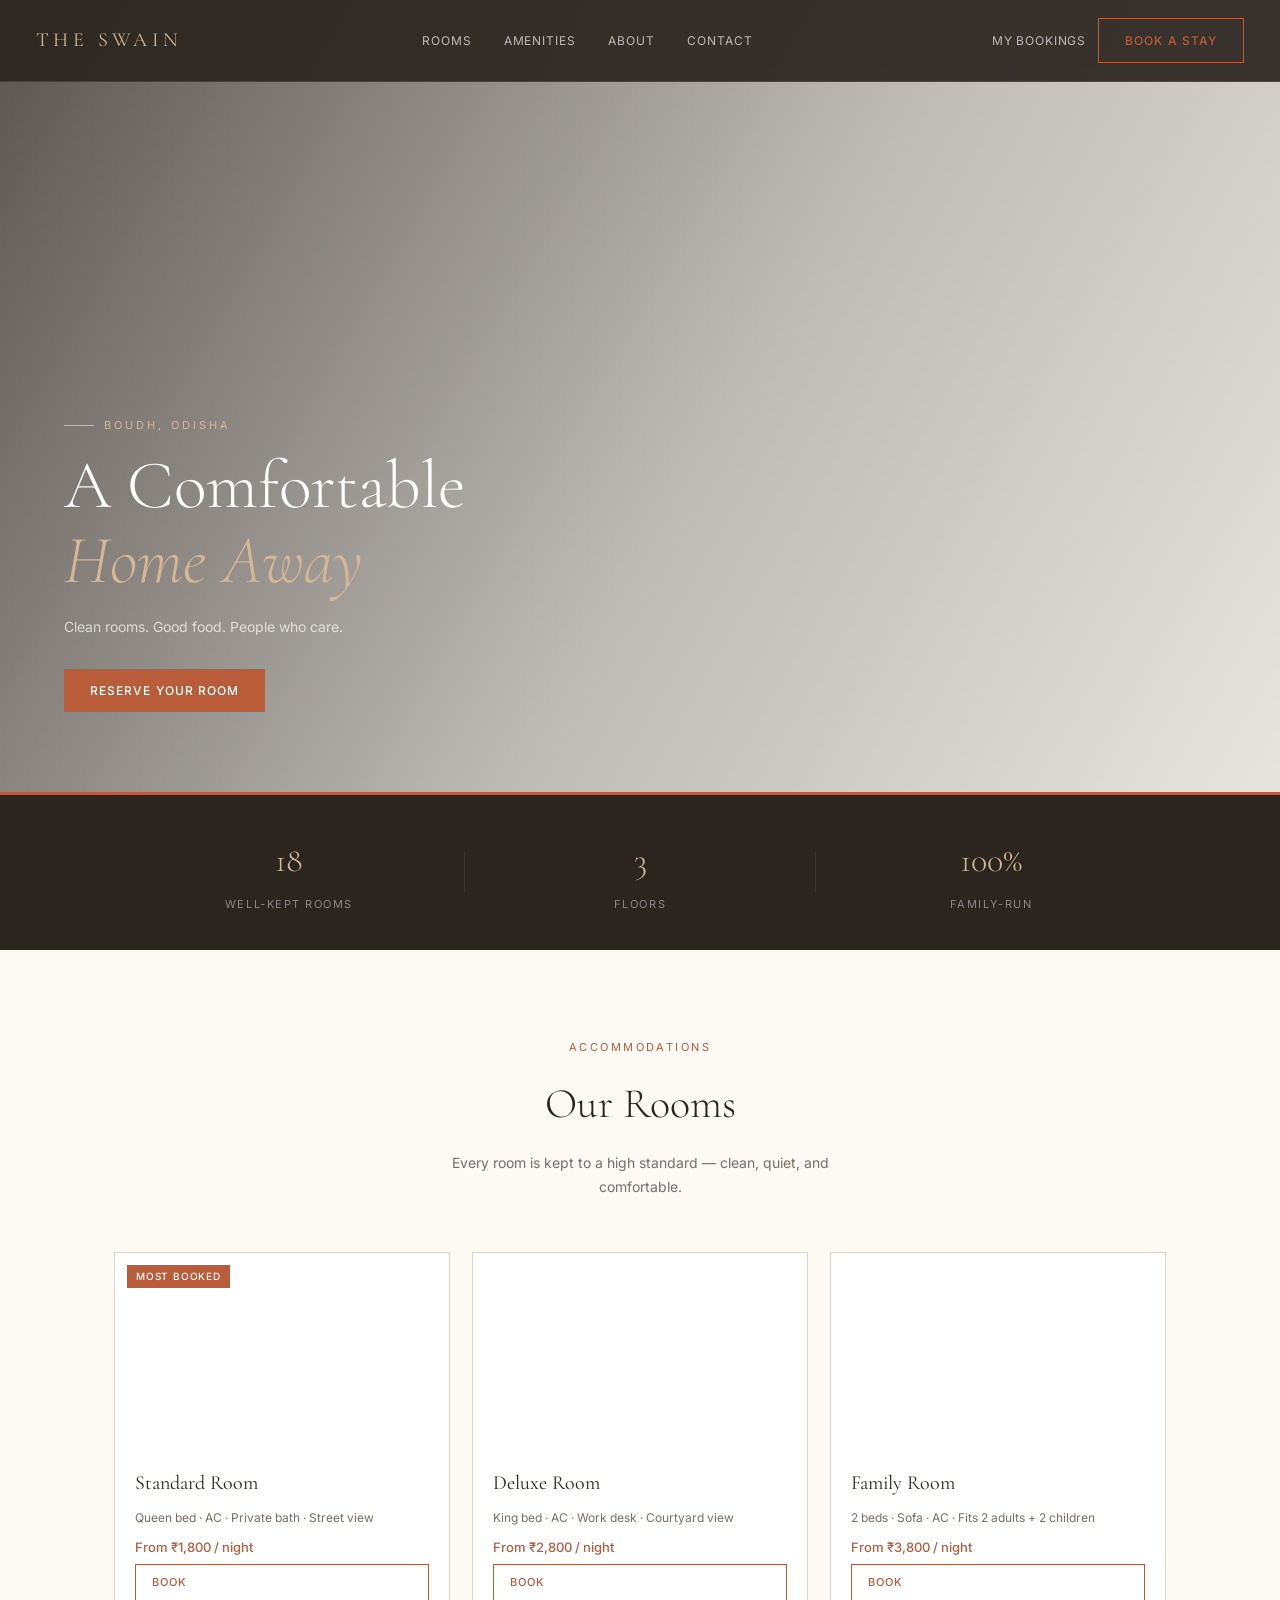
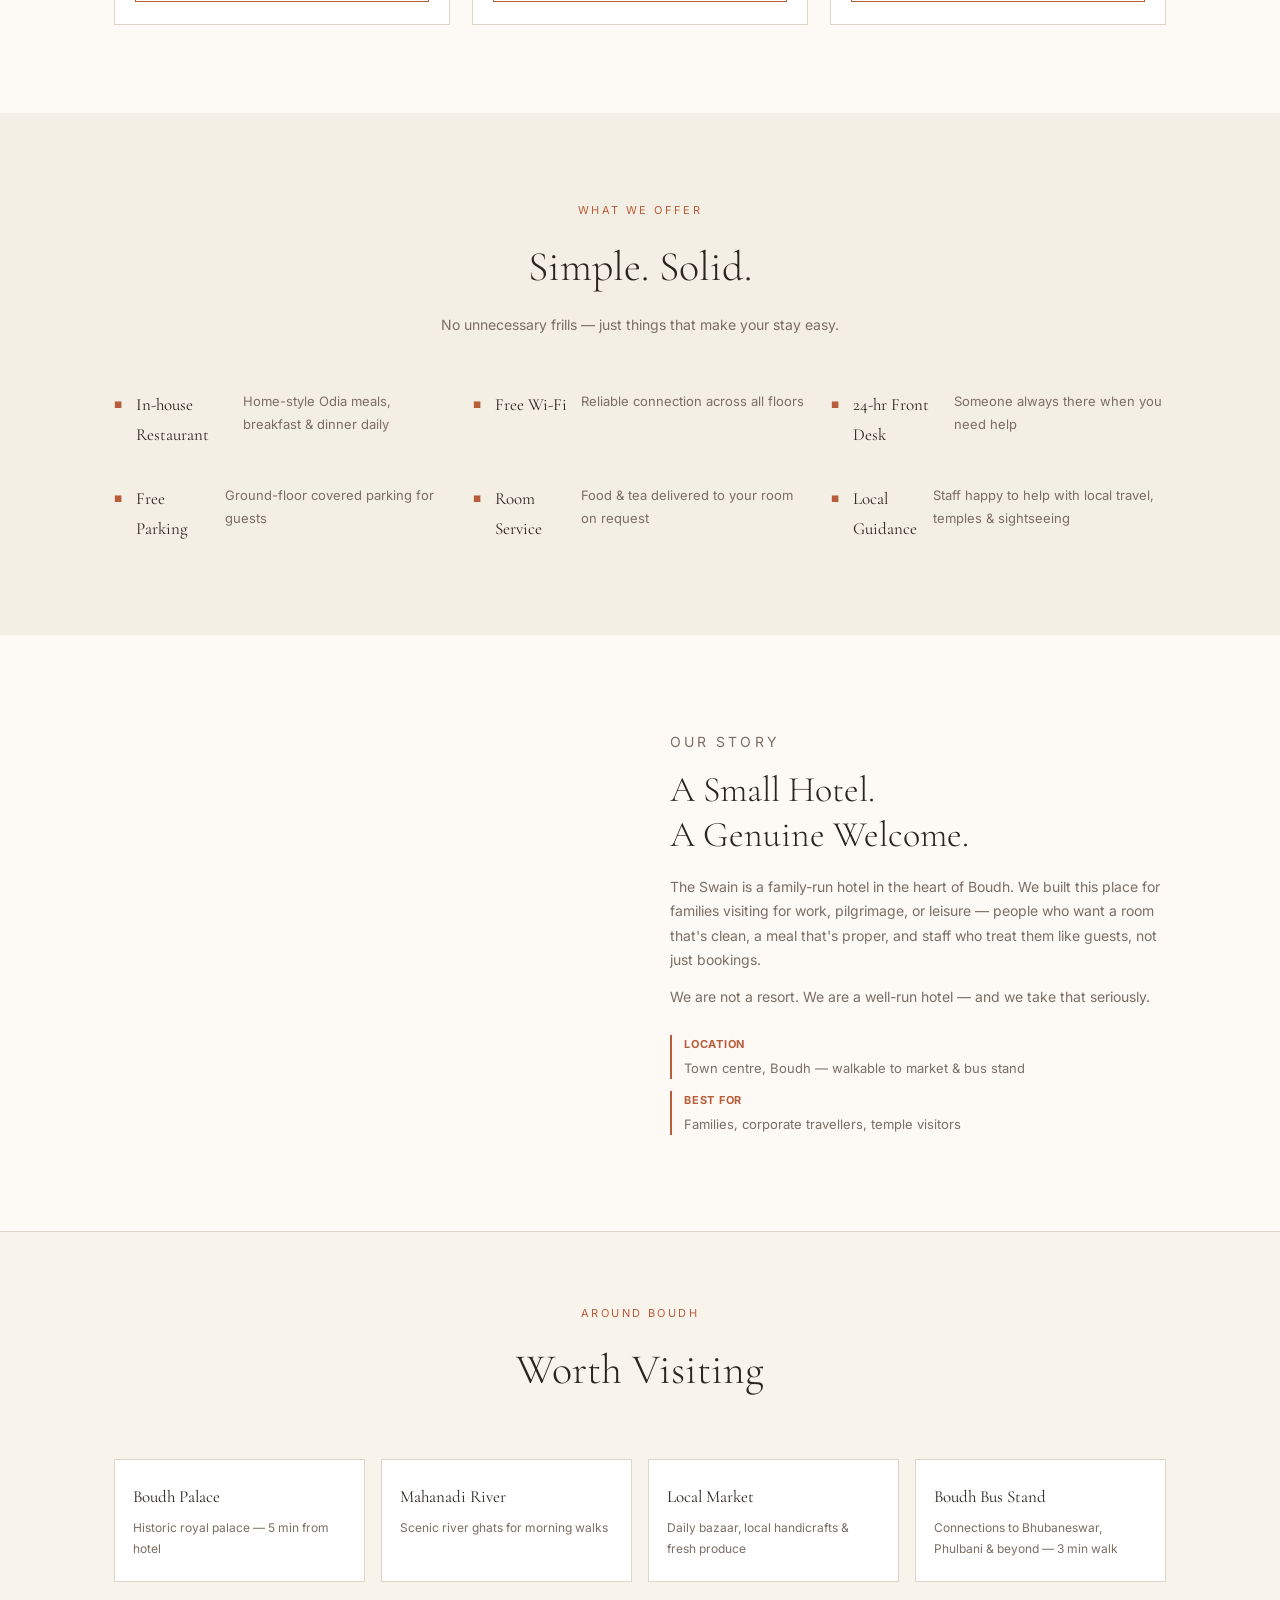
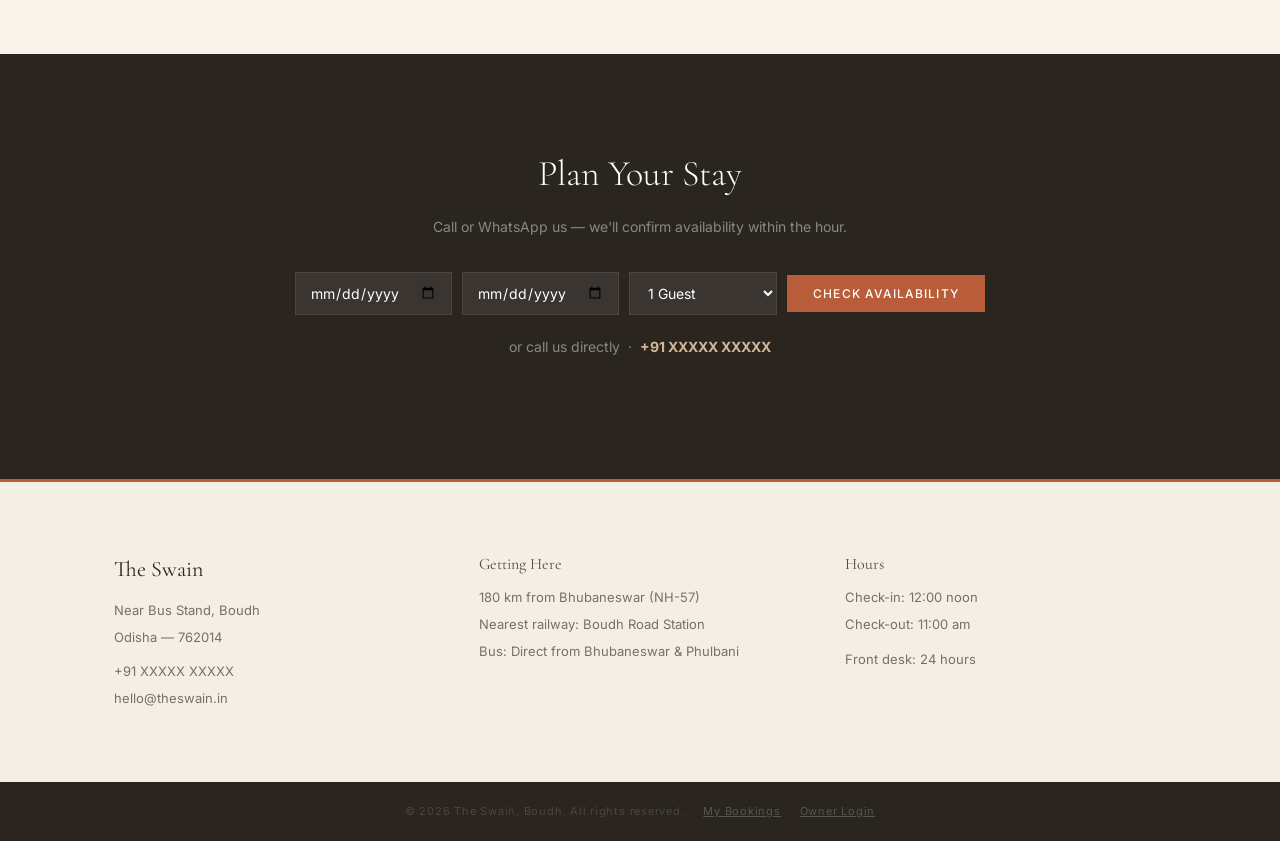
<file: docs/index.html>
<!DOCTYPE html>
<html lang="en">
<head>
  <meta charset="UTF-8" />
  <meta name="viewport" content="width=device-width, initial-scale=1.0" />
  <title>The Swain — Boudh, Odisha</title>
  <link rel="preconnect" href="https://fonts.googleapis.com" />
  <link rel="preconnect" href="https://fonts.gstatic.com" crossorigin />
  <link href="https://fonts.googleapis.com/css2?family=Cormorant+Garamond:ital,wght@0,300;0,400;0,500;1,300;1,400&family=Inter:wght@300;400;500&display=swap" rel="stylesheet" />
  <link rel="stylesheet" href="style.css" />
</head>
<body>

  <!-- NAV -->
  <nav class="nav">
    <div class="nav__logo">THE SWAIN</div>
    <ul class="nav__links">
      <li><a href="#rooms">Rooms</a></li>
      <li><a href="#amenities">Amenities</a></li>
      <li><a href="#about">About</a></li>
      <li><a href="#contact">Contact</a></li>
    </ul>
    <div style="display:flex;gap:12px;align-items:center">
      <a href="guest-login.html" style="font-size:12px;color:#bbb;letter-spacing:0.07em;text-transform:uppercase">My Bookings</a>
      <a href="#book" class="btn btn--outline">Book a Stay</a>
    </div>
  </nav>

  <!-- HERO -->
  <section class="hero">
    <div class="hero__overlay"></div>
    <div class="hero__content">
      <p class="hero__tagline">Boudh, Odisha</p>
      <h1 class="hero__title">A Comfortable<br /><em>Home Away</em></h1>
      <p class="hero__sub">Clean rooms. Good food. People who care.</p>
      <a href="#book" class="btn btn--primary">Reserve Your Room</a>
    </div>
  </section>

  <!-- INTRO STRIP -->
  <section class="intro">
    <div class="container intro__grid">
      <div class="intro__stat"><span>18</span><p>Well-kept Rooms</p></div>
      <div class="intro__divider"></div>
      <div class="intro__stat"><span>3</span><p>Floors</p></div>
      <div class="intro__divider"></div>
      <div class="intro__stat"><span>100%</span><p>Family-run</p></div>
    </div>
  </section>

  <!-- ROOMS -->
  <section class="rooms" id="rooms">
    <div class="container">
      <div class="section-header">
        <p class="section-header__eyebrow">Accommodations</p>
        <h2 class="section-header__title">Our Rooms</h2>
        <p class="section-header__sub">Every room is kept to a high standard — clean, quiet, and comfortable.</p>
      </div>
      <div class="rooms__grid">

        <div class="room-card">
          <div class="room-card__img room-card__img--standard"></div>
          <div class="room-card__badge">Most Booked</div>
          <div class="room-card__body">
            <h3>Standard Room</h3>
            <p>Queen bed · AC · Private bath · Street view</p>
            <span class="room-card__price">From ₹1,800 / night</span>
            <a href="#book" class="btn btn--outline btn--sm">Book</a>
          </div>
        </div>

        <div class="room-card">
          <div class="room-card__img room-card__img--deluxe"></div>
          <div class="room-card__body">
            <h3>Deluxe Room</h3>
            <p>King bed · AC · Work desk · Courtyard view</p>
            <span class="room-card__price">From ₹2,800 / night</span>
            <a href="#book" class="btn btn--outline btn--sm">Book</a>
          </div>
        </div>

        <div class="room-card">
          <div class="room-card__img room-card__img--family"></div>
          <div class="room-card__body">
            <h3>Family Room</h3>
            <p>2 beds · Sofa · AC · Fits 2 adults + 2 children</p>
            <span class="room-card__price">From ₹3,800 / night</span>
            <a href="#book" class="btn btn--outline btn--sm">Book</a>
          </div>
        </div>

      </div>
    </div>
  </section>

  <!-- AMENITIES -->
  <section class="amenities" id="amenities">
    <div class="container">
      <div class="section-header">
        <p class="section-header__eyebrow">What We Offer</p>
        <h2 class="section-header__title">Simple. Solid.</h2>
        <p class="section-header__sub">No unnecessary frills — just things that make your stay easy.</p>
      </div>
      <div class="amenities__grid">
        <div class="amenity">
          <div class="amenity__icon">&#9632;</div>
          <h4>In-house Restaurant</h4>
          <p>Home-style Odia meals, breakfast &amp; dinner daily</p>
        </div>
        <div class="amenity">
          <div class="amenity__icon">&#9632;</div>
          <h4>Free Wi-Fi</h4>
          <p>Reliable connection across all floors</p>
        </div>
        <div class="amenity">
          <div class="amenity__icon">&#9632;</div>
          <h4>24-hr Front Desk</h4>
          <p>Someone always there when you need help</p>
        </div>
        <div class="amenity">
          <div class="amenity__icon">&#9632;</div>
          <h4>Free Parking</h4>
          <p>Ground-floor covered parking for guests</p>
        </div>
        <div class="amenity">
          <div class="amenity__icon">&#9632;</div>
          <h4>Room Service</h4>
          <p>Food &amp; tea delivered to your room on request</p>
        </div>
        <div class="amenity">
          <div class="amenity__icon">&#9632;</div>
          <h4>Local Guidance</h4>
          <p>Staff happy to help with local travel, temples &amp; sightseeing</p>
        </div>
      </div>
    </div>
  </section>

  <!-- ABOUT -->
  <section class="about" id="about">
    <div class="container about__grid">
      <div class="about__img-wrap">
        <div class="about__img"></div>
      </div>
      <div class="about__text">
        <p class="section-header__eyebrow">Our Story</p>
        <h2>A Small Hotel.<br />A Genuine Welcome.</h2>
        <p>The Swain is a family-run hotel in the heart of Boudh. We built this place for families visiting for work, pilgrimage, or leisure — people who want a room that's clean, a meal that's proper, and staff who treat them like guests, not just bookings.</p>
        <p>We are not a resort. We are a well-run hotel — and we take that seriously.</p>
        <div class="about__highlights">
          <div class="about__highlight">
            <strong>Location</strong>
            <span>Town centre, Boudh — walkable to market &amp; bus stand</span>
          </div>
          <div class="about__highlight">
            <strong>Best for</strong>
            <span>Families, corporate travellers, temple visitors</span>
          </div>
        </div>
      </div>
    </div>
  </section>

  <!-- NEARBY -->
  <section class="nearby">
    <div class="container">
      <div class="section-header">
        <p class="section-header__eyebrow">Around Boudh</p>
        <h2 class="section-header__title">Worth Visiting</h2>
      </div>
      <div class="nearby__grid">
        <div class="nearby__item">
          <h4>Boudh Palace</h4>
          <p>Historic royal palace — 5 min from hotel</p>
        </div>
        <div class="nearby__item">
          <h4>Mahanadi River</h4>
          <p>Scenic river ghats for morning walks</p>
        </div>
        <div class="nearby__item">
          <h4>Local Market</h4>
          <p>Daily bazaar, local handicrafts &amp; fresh produce</p>
        </div>
        <div class="nearby__item">
          <h4>Boudh Bus Stand</h4>
          <p>Connections to Bhubaneswar, Phulbani &amp; beyond — 3 min walk</p>
        </div>
      </div>
    </div>
  </section>

  <!-- BOOKING CTA -->
  <section class="book" id="book">
    <div class="container book__inner">
      <h2>Plan Your Stay</h2>
      <p>Call or WhatsApp us — we'll confirm availability within the hour.</p>
      <div class="book__form">
        <input type="date" />
        <input type="date" />
        <select>
          <option>1 Guest</option>
          <option>2 Guests</option>
          <option>3 Guests</option>
          <option>4+ Guests</option>
        </select>
        <button class="btn btn--primary">Check Availability</button>
      </div>
      <p class="book__or">or call us directly &nbsp;·&nbsp; <strong>+91 XXXXX XXXXX</strong></p>
    </div>
  </section>

  <!-- CONTACT -->
  <section class="contact" id="contact">
    <div class="container contact__grid">
      <div>
        <h3>The Swain</h3>
        <p>Near Bus Stand, Boudh</p>
        <p>Odisha — 762014</p>
        <p style="margin-top:12px">+91 XXXXX XXXXX</p>
        <p>hello@theswain.in</p>
      </div>
      <div>
        <h4>Getting Here</h4>
        <p>180 km from Bhubaneswar (NH-57)</p>
        <p>Nearest railway: Boudh Road Station</p>
        <p>Bus: Direct from Bhubaneswar &amp; Phulbani</p>
      </div>
      <div>
        <h4>Hours</h4>
        <p>Check-in: 12:00 noon</p>
        <p>Check-out: 11:00 am</p>
        <p style="margin-top:12px">Front desk: 24 hours</p>
      </div>
    </div>
  </section>

  <!-- FOOTER -->
  <footer class="footer">
    <p>&copy; 2026 The Swain, Boudh. All rights reserved. &nbsp;·&nbsp; <a href="guest-login.html" style="color:#555;text-decoration:underline">My Bookings</a> &nbsp;·&nbsp; <a href="admin-login.html" style="color:#555;text-decoration:underline">Owner Login</a></p>
  </footer>

</body>
</html>
</file>
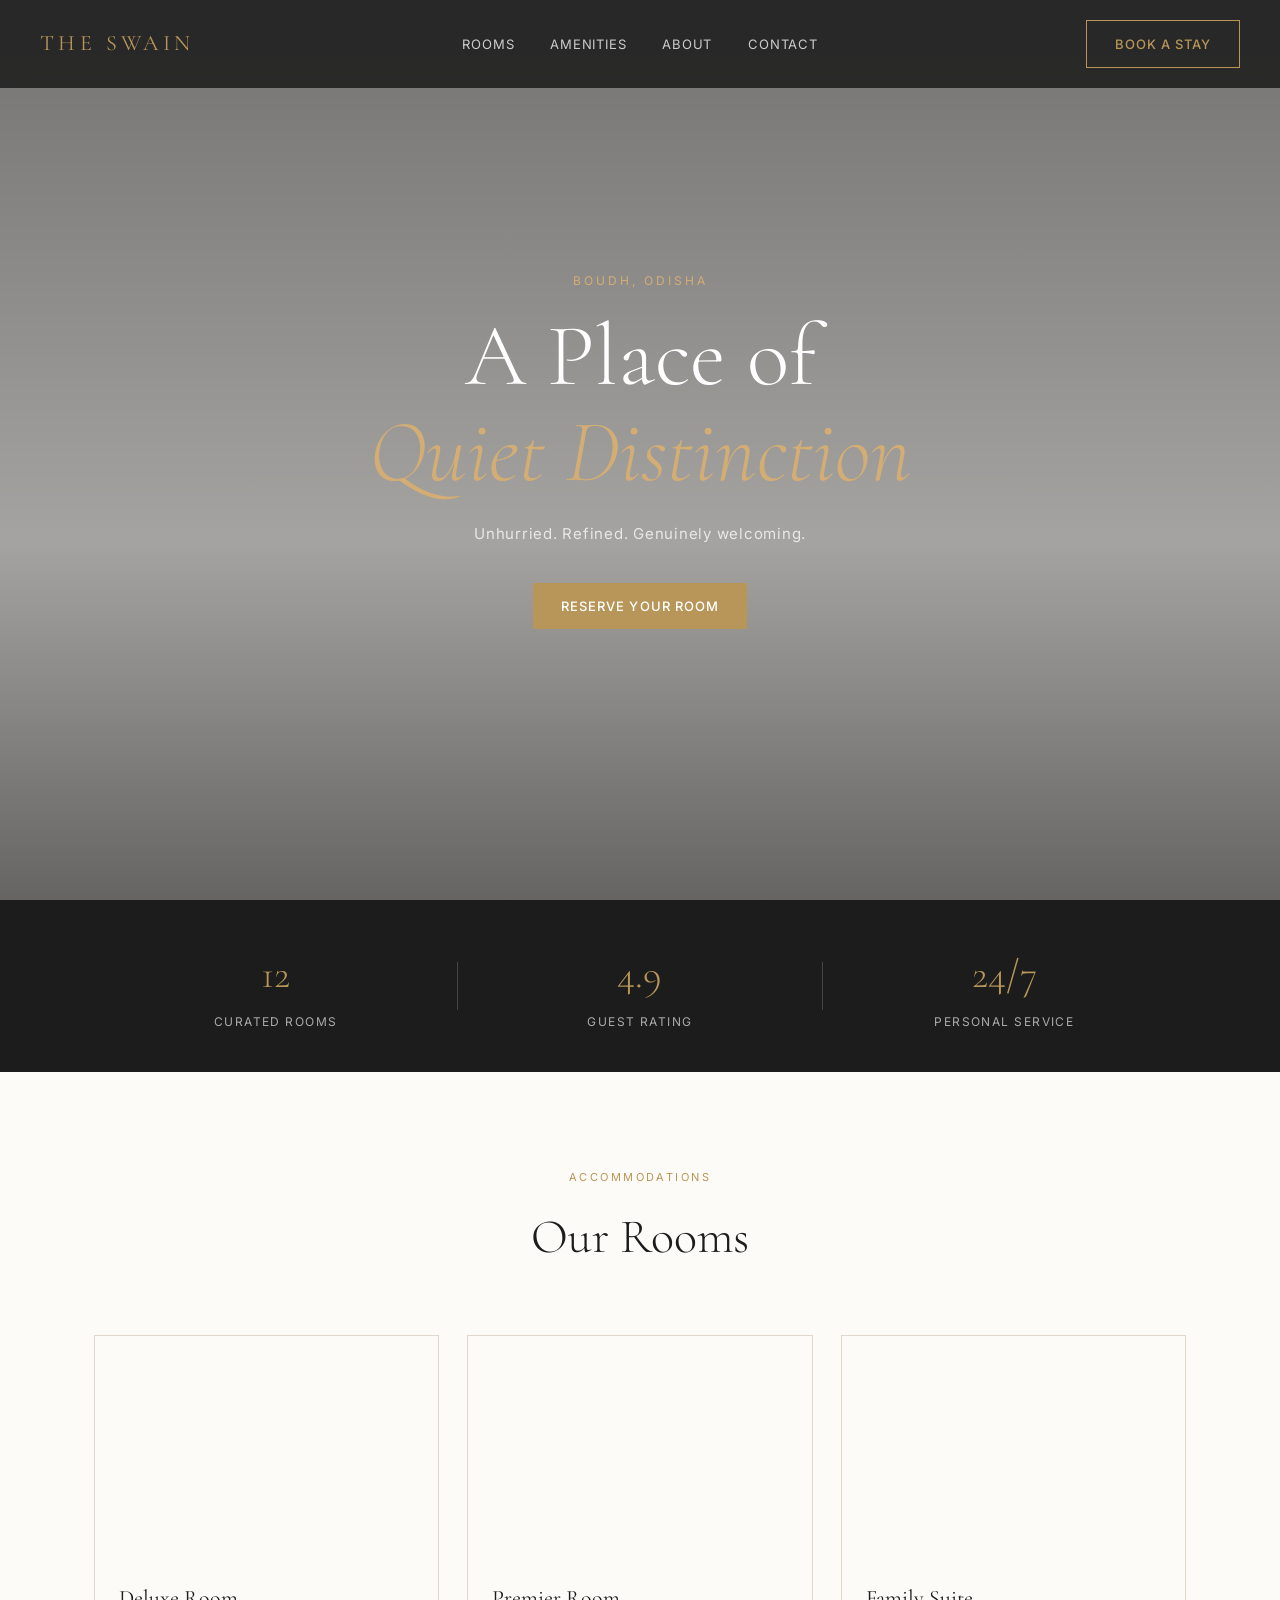
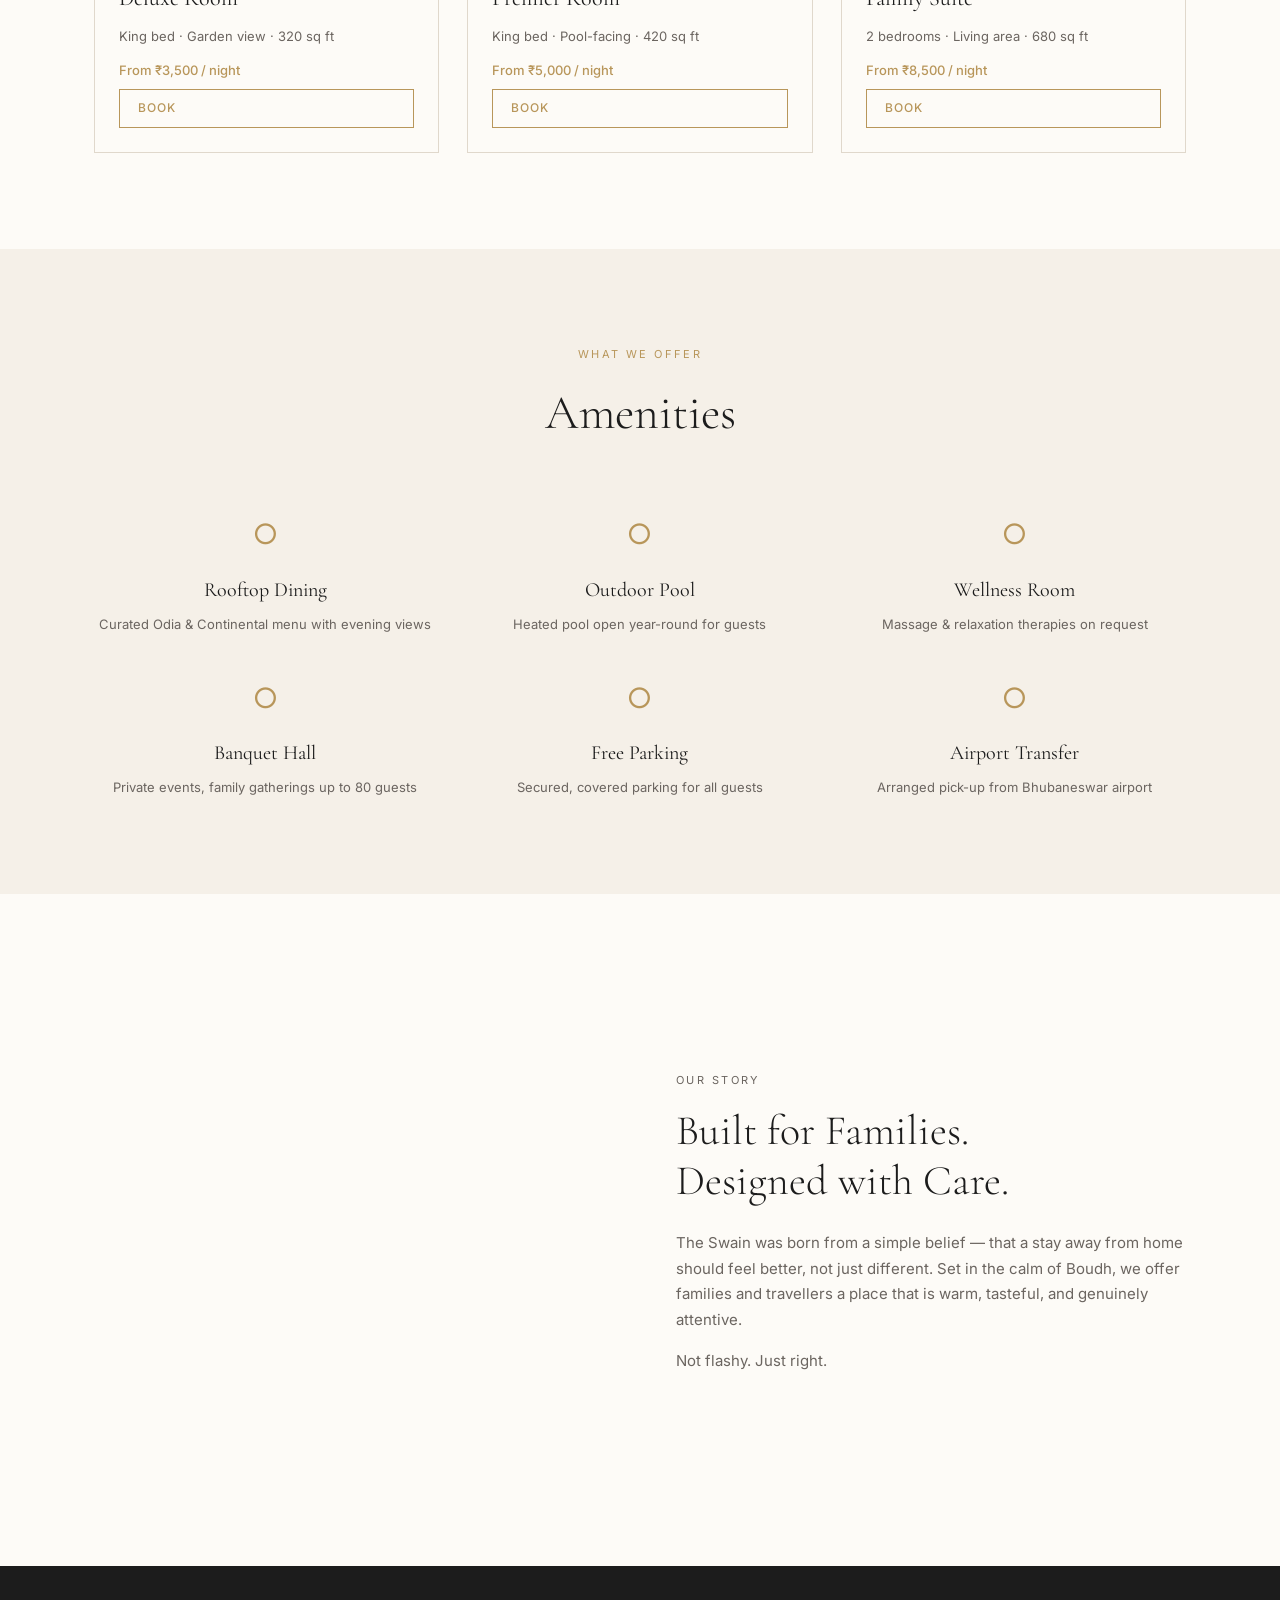
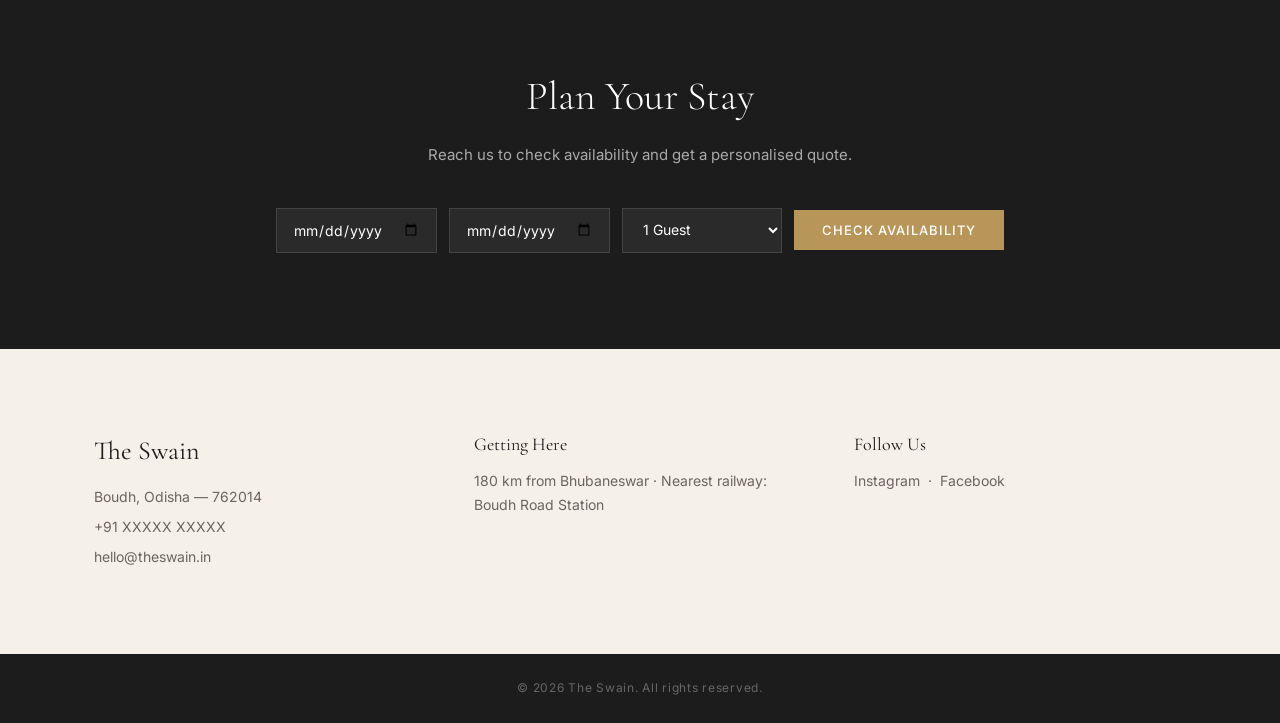
<file: mockups/v1/index.html>
<!DOCTYPE html>
<html lang="en">
<head>
  <meta charset="UTF-8" />
  <meta name="viewport" content="width=device-width, initial-scale=1.0" />
  <title>The Swain — Boudh, Odisha</title>
  <link rel="preconnect" href="https://fonts.googleapis.com" />
  <link rel="preconnect" href="https://fonts.gstatic.com" crossorigin />
  <link href="https://fonts.googleapis.com/css2?family=Cormorant+Garamond:ital,wght@0,300;0,400;0,500;1,300;1,400&family=Inter:wght@300;400;500&display=swap" rel="stylesheet" />
  <link rel="stylesheet" href="style.css" />
</head>
<body>

  <!-- NAV -->
  <nav class="nav">
    <div class="nav__logo">THE SWAIN</div>
    <ul class="nav__links">
      <li><a href="#rooms">Rooms</a></li>
      <li><a href="#amenities">Amenities</a></li>
      <li><a href="#about">About</a></li>
      <li><a href="#contact">Contact</a></li>
    </ul>
    <a href="#book" class="btn btn--outline">Book a Stay</a>
  </nav>

  <!-- HERO -->
  <section class="hero">
    <div class="hero__overlay"></div>
    <div class="hero__content">
      <p class="hero__tagline">Boudh, Odisha</p>
      <h1 class="hero__title">A Place of<br /><em>Quiet Distinction</em></h1>
      <p class="hero__sub">Unhurried. Refined. Genuinely welcoming.</p>
      <a href="#book" class="btn btn--primary">Reserve Your Room</a>
    </div>
  </section>

  <!-- INTRO STRIP -->
  <section class="intro">
    <div class="container intro__grid">
      <div class="intro__stat"><span>12</span><p>Curated Rooms</p></div>
      <div class="intro__divider"></div>
      <div class="intro__stat"><span>4.9</span><p>Guest Rating</p></div>
      <div class="intro__divider"></div>
      <div class="intro__stat"><span>24/7</span><p>Personal Service</p></div>
    </div>
  </section>

  <!-- ROOMS -->
  <section class="rooms" id="rooms">
    <div class="container">
      <div class="section-header">
        <p class="section-header__eyebrow">Accommodations</p>
        <h2 class="section-header__title">Our Rooms</h2>
      </div>
      <div class="rooms__grid">

        <div class="room-card">
          <div class="room-card__img room-card__img--deluxe"></div>
          <div class="room-card__body">
            <h3>Deluxe Room</h3>
            <p>King bed · Garden view · 320 sq ft</p>
            <span class="room-card__price">From ₹3,500 / night</span>
            <a href="#book" class="btn btn--outline btn--sm">Book</a>
          </div>
        </div>

        <div class="room-card">
          <div class="room-card__img room-card__img--premier"></div>
          <div class="room-card__body">
            <h3>Premier Room</h3>
            <p>King bed · Pool-facing · 420 sq ft</p>
            <span class="room-card__price">From ₹5,000 / night</span>
            <a href="#book" class="btn btn--outline btn--sm">Book</a>
          </div>
        </div>

        <div class="room-card">
          <div class="room-card__img room-card__img--suite"></div>
          <div class="room-card__body">
            <h3>Family Suite</h3>
            <p>2 bedrooms · Living area · 680 sq ft</p>
            <span class="room-card__price">From ₹8,500 / night</span>
            <a href="#book" class="btn btn--outline btn--sm">Book</a>
          </div>
        </div>

      </div>
    </div>
  </section>

  <!-- AMENITIES -->
  <section class="amenities" id="amenities">
    <div class="container">
      <div class="section-header">
        <p class="section-header__eyebrow">What We Offer</p>
        <h2 class="section-header__title">Amenities</h2>
      </div>
      <div class="amenities__grid">
        <div class="amenity">
          <div class="amenity__icon">&#9675;</div>
          <h4>Rooftop Dining</h4>
          <p>Curated Odia &amp; Continental menu with evening views</p>
        </div>
        <div class="amenity">
          <div class="amenity__icon">&#9675;</div>
          <h4>Outdoor Pool</h4>
          <p>Heated pool open year-round for guests</p>
        </div>
        <div class="amenity">
          <div class="amenity__icon">&#9675;</div>
          <h4>Wellness Room</h4>
          <p>Massage &amp; relaxation therapies on request</p>
        </div>
        <div class="amenity">
          <div class="amenity__icon">&#9675;</div>
          <h4>Banquet Hall</h4>
          <p>Private events, family gatherings up to 80 guests</p>
        </div>
        <div class="amenity">
          <div class="amenity__icon">&#9675;</div>
          <h4>Free Parking</h4>
          <p>Secured, covered parking for all guests</p>
        </div>
        <div class="amenity">
          <div class="amenity__icon">&#9675;</div>
          <h4>Airport Transfer</h4>
          <p>Arranged pick-up from Bhubaneswar airport</p>
        </div>
      </div>
    </div>
  </section>

  <!-- ABOUT -->
  <section class="about" id="about">
    <div class="container about__grid">
      <div class="about__img-wrap">
        <div class="about__img"></div>
      </div>
      <div class="about__text">
        <p class="section-header__eyebrow">Our Story</p>
        <h2>Built for Families.<br />Designed with Care.</h2>
        <p>The Swain was born from a simple belief — that a stay away from home should feel better, not just different. Set in the calm of Boudh, we offer families and travellers a place that is warm, tasteful, and genuinely attentive.</p>
        <p>Not flashy. Just right.</p>
      </div>
    </div>
  </section>

  <!-- BOOKING CTA -->
  <section class="book" id="book">
    <div class="container book__inner">
      <h2>Plan Your Stay</h2>
      <p>Reach us to check availability and get a personalised quote.</p>
      <div class="book__form">
        <input type="date" placeholder="Check-in" />
        <input type="date" placeholder="Check-out" />
        <select>
          <option>1 Guest</option>
          <option>2 Guests</option>
          <option>3 Guests</option>
          <option>4+ Guests</option>
        </select>
        <button class="btn btn--primary">Check Availability</button>
      </div>
    </div>
  </section>

  <!-- CONTACT -->
  <section class="contact" id="contact">
    <div class="container contact__grid">
      <div>
        <h3>The Swain</h3>
        <p>Boudh, Odisha — 762014</p>
        <p>+91 XXXXX XXXXX</p>
        <p>hello@theswain.in</p>
      </div>
      <div>
        <h4>Getting Here</h4>
        <p>180 km from Bhubaneswar · Nearest railway: Boudh Road Station</p>
      </div>
      <div>
        <h4>Follow Us</h4>
        <p>Instagram &nbsp;·&nbsp; Facebook</p>
      </div>
    </div>
  </section>

  <!-- FOOTER -->
  <footer class="footer">
    <p>&copy; 2026 The Swain. All rights reserved.</p>
  </footer>

</body>
</html>
</file>
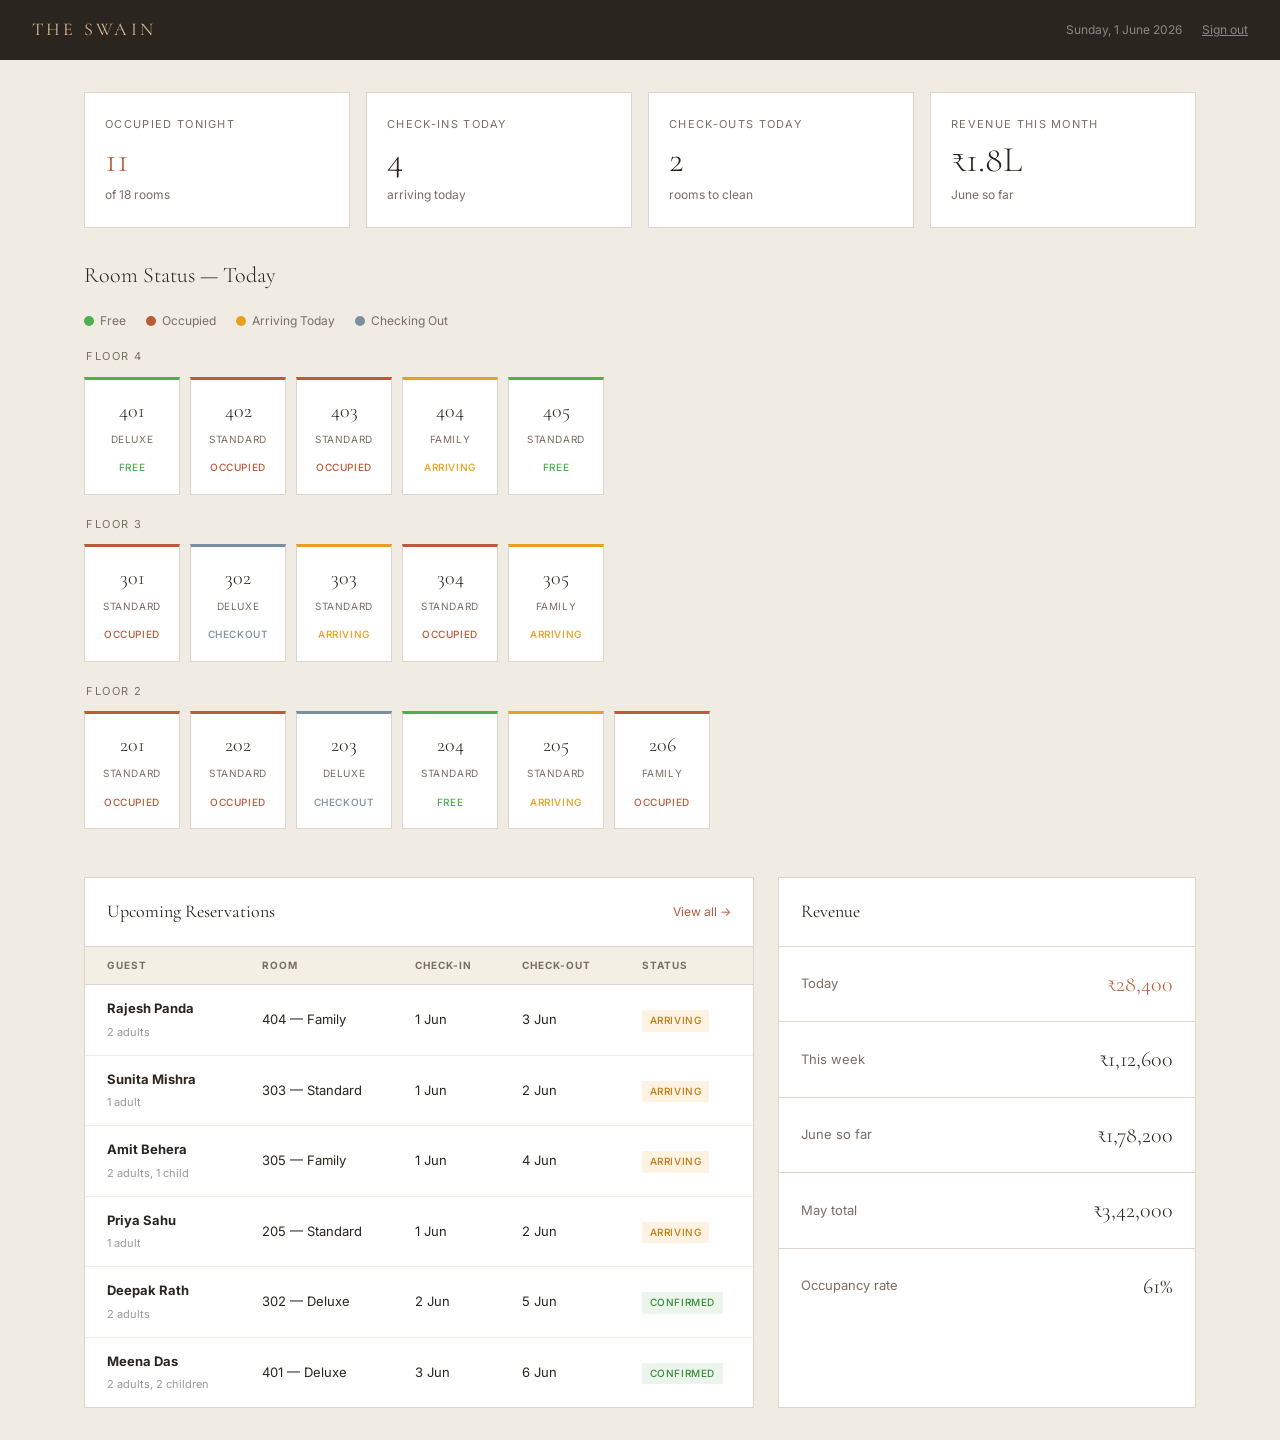
<file: docs/admin-dashboard.html>
<!DOCTYPE html>
<html lang="en">
<head>
  <meta charset="UTF-8" />
  <meta name="viewport" content="width=device-width, initial-scale=1.0" />
  <title>Dashboard — The Swain</title>
  <link rel="preconnect" href="https://fonts.googleapis.com" />
  <link rel="preconnect" href="https://fonts.gstatic.com" crossorigin />
  <link href="https://fonts.googleapis.com/css2?family=Cormorant+Garamond:wght@300;400&family=Inter:wght@300;400;500&display=swap" rel="stylesheet" />
  <link rel="stylesheet" href="admin.css" />
  <style>
    body { background: #F0EBE3; min-height: 100vh; }

    /* ADMIN NAV */
    .admin-nav {
      background: var(--charcoal);
      padding: 14px 32px;
      display: flex;
      align-items: center;
      justify-content: space-between;
    }
    .admin-nav__logo { font-family: var(--font-serif); font-size: 18px; letter-spacing: 0.18em; color: var(--sand); }
    .admin-nav__right { display: flex; align-items: center; gap: 20px; }
    .admin-nav__date { font-size: 12px; color: #888; }
    .admin-nav__logout { font-size: 12px; color: #888; cursor: pointer; text-decoration: underline; }
    .admin-nav__logout:hover { color: var(--sand); }

    /* LAYOUT */
    .dash { max-width: 1160px; margin: 0 auto; padding: 32px 24px; display: flex; flex-direction: column; gap: 28px; }

    /* SUMMARY CARDS */
    .summary { display: grid; grid-template-columns: repeat(4, 1fr); gap: 16px; }
    .summary-card {
      background: #fff;
      border: 1px solid var(--border);
      padding: 22px 20px;
    }
    .summary-card__label { font-size: 11px; letter-spacing: 0.12em; text-transform: uppercase; color: var(--stone); margin-bottom: 8px; }
    .summary-card__value { font-family: var(--font-serif); font-size: 36px; font-weight: 300; color: var(--charcoal); line-height: 1; }
    .summary-card__sub { font-size: 12px; color: var(--stone); margin-top: 6px; }
    .summary-card--highlight .summary-card__value { color: var(--terracotta); }

    /* ROOM GRID */
    .section-title {
      font-family: var(--font-serif);
      font-size: 22px;
      font-weight: 300;
      margin-bottom: 16px;
      color: var(--charcoal);
    }
    .floor-block { margin-bottom: 20px; }
    .floor-label {
      font-size: 11px;
      letter-spacing: 0.14em;
      text-transform: uppercase;
      color: var(--stone);
      margin-bottom: 10px;
      padding-left: 2px;
    }
    .room-row { display: flex; gap: 10px; flex-wrap: wrap; }
    .room-tile {
      width: 96px;
      padding: 14px 10px;
      text-align: center;
      border: 1px solid var(--border);
      background: #fff;
      cursor: pointer;
      transition: box-shadow 0.2s;
    }
    .room-tile:hover { box-shadow: 0 2px 10px rgba(0,0,0,0.08); }
    .room-tile__number { font-family: var(--font-serif); font-size: 20px; font-weight: 300; }
    .room-tile__type { font-size: 10px; letter-spacing: 0.06em; text-transform: uppercase; color: var(--stone); margin-top: 2px; }
    .room-tile__status {
      font-size: 10px;
      font-weight: 500;
      letter-spacing: 0.06em;
      text-transform: uppercase;
      margin-top: 8px;
      padding: 3px 0;
    }
    .room-tile--free   { border-top: 3px solid #4CAF50; }
    .room-tile--free   .room-tile__status { color: #4CAF50; }
    .room-tile--occupied { border-top: 3px solid var(--terracotta); }
    .room-tile--occupied .room-tile__status { color: var(--terracotta); }
    .room-tile--checkin  { border-top: 3px solid #E8A020; }
    .room-tile--checkin  .room-tile__status { color: #E8A020; }
    .room-tile--checkout { border-top: 3px solid #7B8FA1; }
    .room-tile--checkout .room-tile__status { color: #7B8FA1; }

    /* LEGEND */
    .legend { display: flex; gap: 20px; margin-bottom: 16px; }
    .legend__item { display: flex; align-items: center; gap: 6px; font-size: 12px; color: var(--stone); }
    .legend__dot { width: 10px; height: 10px; border-radius: 50%; }
    .legend__dot--free     { background: #4CAF50; }
    .legend__dot--occupied { background: var(--terracotta); }
    .legend__dot--checkin  { background: #E8A020; }
    .legend__dot--checkout { background: #7B8FA1; }

    /* TWO COL LOWER */
    .lower { display: grid; grid-template-columns: 1.6fr 1fr; gap: 24px; }

    /* RESERVATIONS TABLE */
    .panel { background: #fff; border: 1px solid var(--border); }
    .panel__header {
      padding: 18px 22px;
      border-bottom: 1px solid var(--border);
      display: flex;
      align-items: center;
      justify-content: space-between;
    }
    .panel__header h3 { font-family: var(--font-serif); font-size: 18px; font-weight: 400; }
    .panel__header a { font-size: 12px; color: var(--terracotta); cursor: pointer; }
    table { width: 100%; border-collapse: collapse; }
    th {
      text-align: left;
      font-size: 10px;
      letter-spacing: 0.1em;
      text-transform: uppercase;
      color: var(--stone);
      padding: 10px 22px;
      background: var(--cream);
      border-bottom: 1px solid var(--border);
    }
    td { padding: 12px 22px; font-size: 13px; border-bottom: 1px solid #f0ece6; vertical-align: middle; }
    tr:last-child td { border-bottom: none; }
    .badge {
      display: inline-block;
      padding: 2px 8px;
      font-size: 10px;
      font-weight: 500;
      letter-spacing: 0.06em;
      text-transform: uppercase;
    }
    .badge--confirmed { background: #EBF5EB; color: #3A8A3A; }
    .badge--arriving  { background: #FEF3E2; color: #C07A10; }
    .badge--departing { background: #EAF0F5; color: #4A6A80; }

    /* REVENUE */
    .revenue { display: flex; flex-direction: column; }
    .revenue__item {
      padding: 18px 22px;
      border-bottom: 1px solid var(--border);
      display: flex;
      justify-content: space-between;
      align-items: center;
    }
    .revenue__item:last-child { border-bottom: none; }
    .revenue__label { font-size: 13px; color: var(--stone); }
    .revenue__value { font-family: var(--font-serif); font-size: 22px; font-weight: 300; color: var(--charcoal); }
    .revenue__value--highlight { color: var(--terracotta); }
  </style>
</head>
<body>

  <!-- ADMIN NAV -->
  <nav class="admin-nav">
    <div class="admin-nav__logo">THE SWAIN</div>
    <div class="admin-nav__right">
      <span class="admin-nav__date">Sunday, 1 June 2026</span>
      <a class="admin-nav__logout" href="admin-login.html">Sign out</a>
    </div>
  </nav>

  <div class="dash">

    <!-- SUMMARY CARDS -->
    <div class="summary">
      <div class="summary-card summary-card--highlight">
        <div class="summary-card__label">Occupied Tonight</div>
        <div class="summary-card__value">11</div>
        <div class="summary-card__sub">of 18 rooms</div>
      </div>
      <div class="summary-card">
        <div class="summary-card__label">Check-ins Today</div>
        <div class="summary-card__value">4</div>
        <div class="summary-card__sub">arriving today</div>
      </div>
      <div class="summary-card">
        <div class="summary-card__label">Check-outs Today</div>
        <div class="summary-card__value">2</div>
        <div class="summary-card__sub">rooms to clean</div>
      </div>
      <div class="summary-card">
        <div class="summary-card__label">Revenue This Month</div>
        <div class="summary-card__value">₹1.8L</div>
        <div class="summary-card__sub">June so far</div>
      </div>
    </div>

    <!-- ROOM GRID -->
    <div>
      <div class="section-title">Room Status — Today</div>
      <div class="legend">
        <div class="legend__item"><div class="legend__dot legend__dot--free"></div> Free</div>
        <div class="legend__item"><div class="legend__dot legend__dot--occupied"></div> Occupied</div>
        <div class="legend__item"><div class="legend__dot legend__dot--checkin"></div> Arriving Today</div>
        <div class="legend__item"><div class="legend__dot legend__dot--checkout"></div> Checking Out</div>
      </div>

      <!-- Floor 4 -->
      <div class="floor-block">
        <div class="floor-label">Floor 4</div>
        <div class="room-row">
          <div class="room-tile room-tile--free"><div class="room-tile__number">401</div><div class="room-tile__type">Deluxe</div><div class="room-tile__status">Free</div></div>
          <div class="room-tile room-tile--occupied"><div class="room-tile__number">402</div><div class="room-tile__type">Standard</div><div class="room-tile__status">Occupied</div></div>
          <div class="room-tile room-tile--occupied"><div class="room-tile__number">403</div><div class="room-tile__type">Standard</div><div class="room-tile__status">Occupied</div></div>
          <div class="room-tile room-tile--checkin"><div class="room-tile__number">404</div><div class="room-tile__type">Family</div><div class="room-tile__status">Arriving</div></div>
          <div class="room-tile room-tile--free"><div class="room-tile__number">405</div><div class="room-tile__type">Standard</div><div class="room-tile__status">Free</div></div>
        </div>
      </div>

      <!-- Floor 3 -->
      <div class="floor-block">
        <div class="floor-label">Floor 3</div>
        <div class="room-row">
          <div class="room-tile room-tile--occupied"><div class="room-tile__number">301</div><div class="room-tile__type">Standard</div><div class="room-tile__status">Occupied</div></div>
          <div class="room-tile room-tile--checkout"><div class="room-tile__number">302</div><div class="room-tile__type">Deluxe</div><div class="room-tile__status">Checkout</div></div>
          <div class="room-tile room-tile--checkin"><div class="room-tile__number">303</div><div class="room-tile__type">Standard</div><div class="room-tile__status">Arriving</div></div>
          <div class="room-tile room-tile--occupied"><div class="room-tile__number">304</div><div class="room-tile__type">Standard</div><div class="room-tile__status">Occupied</div></div>
          <div class="room-tile room-tile--checkin"><div class="room-tile__number">305</div><div class="room-tile__type">Family</div><div class="room-tile__status">Arriving</div></div>
        </div>
      </div>

      <!-- Floor 2 -->
      <div class="floor-block">
        <div class="floor-label">Floor 2</div>
        <div class="room-row">
          <div class="room-tile room-tile--occupied"><div class="room-tile__number">201</div><div class="room-tile__type">Standard</div><div class="room-tile__status">Occupied</div></div>
          <div class="room-tile room-tile--occupied"><div class="room-tile__number">202</div><div class="room-tile__type">Standard</div><div class="room-tile__status">Occupied</div></div>
          <div class="room-tile room-tile--checkout"><div class="room-tile__number">203</div><div class="room-tile__type">Deluxe</div><div class="room-tile__status">Checkout</div></div>
          <div class="room-tile room-tile--free"><div class="room-tile__number">204</div><div class="room-tile__type">Standard</div><div class="room-tile__status">Free</div></div>
          <div class="room-tile room-tile--checkin"><div class="room-tile__number">205</div><div class="room-tile__type">Standard</div><div class="room-tile__status">Arriving</div></div>
          <div class="room-tile room-tile--occupied"><div class="room-tile__number">206</div><div class="room-tile__type">Family</div><div class="room-tile__status">Occupied</div></div>
        </div>
      </div>
    </div>

    <!-- LOWER: RESERVATIONS + REVENUE -->
    <div class="lower">

      <!-- UPCOMING RESERVATIONS -->
      <div class="panel">
        <div class="panel__header">
          <h3>Upcoming Reservations</h3>
          <a>View all →</a>
        </div>
        <table>
          <thead>
            <tr>
              <th>Guest</th>
              <th>Room</th>
              <th>Check-in</th>
              <th>Check-out</th>
              <th>Status</th>
            </tr>
          </thead>
          <tbody>
            <tr>
              <td><strong>Rajesh Panda</strong><br /><span style="font-size:11px;color:#999">2 adults</span></td>
              <td>404 — Family</td>
              <td>1 Jun</td>
              <td>3 Jun</td>
              <td><span class="badge badge--arriving">Arriving</span></td>
            </tr>
            <tr>
              <td><strong>Sunita Mishra</strong><br /><span style="font-size:11px;color:#999">1 adult</span></td>
              <td>303 — Standard</td>
              <td>1 Jun</td>
              <td>2 Jun</td>
              <td><span class="badge badge--arriving">Arriving</span></td>
            </tr>
            <tr>
              <td><strong>Amit Behera</strong><br /><span style="font-size:11px;color:#999">2 adults, 1 child</span></td>
              <td>305 — Family</td>
              <td>1 Jun</td>
              <td>4 Jun</td>
              <td><span class="badge badge--arriving">Arriving</span></td>
            </tr>
            <tr>
              <td><strong>Priya Sahu</strong><br /><span style="font-size:11px;color:#999">1 adult</span></td>
              <td>205 — Standard</td>
              <td>1 Jun</td>
              <td>2 Jun</td>
              <td><span class="badge badge--arriving">Arriving</span></td>
            </tr>
            <tr>
              <td><strong>Deepak Rath</strong><br /><span style="font-size:11px;color:#999">2 adults</span></td>
              <td>302 — Deluxe</td>
              <td>2 Jun</td>
              <td>5 Jun</td>
              <td><span class="badge badge--confirmed">Confirmed</span></td>
            </tr>
            <tr>
              <td><strong>Meena Das</strong><br /><span style="font-size:11px;color:#999">2 adults, 2 children</span></td>
              <td>401 — Deluxe</td>
              <td>3 Jun</td>
              <td>6 Jun</td>
              <td><span class="badge badge--confirmed">Confirmed</span></td>
            </tr>
          </tbody>
        </table>
      </div>

      <!-- REVENUE -->
      <div class="panel">
        <div class="panel__header">
          <h3>Revenue</h3>
        </div>
        <div class="revenue">
          <div class="revenue__item">
            <div class="revenue__label">Today</div>
            <div class="revenue__value revenue__value--highlight">₹28,400</div>
          </div>
          <div class="revenue__item">
            <div class="revenue__label">This week</div>
            <div class="revenue__value">₹1,12,600</div>
          </div>
          <div class="revenue__item">
            <div class="revenue__label">June so far</div>
            <div class="revenue__value">₹1,78,200</div>
          </div>
          <div class="revenue__item">
            <div class="revenue__label">May total</div>
            <div class="revenue__value">₹3,42,000</div>
          </div>
          <div class="revenue__item">
            <div class="revenue__label">Occupancy rate</div>
            <div class="revenue__value">61%</div>
          </div>
        </div>
      </div>

    </div>
  </div>

</body>
</html>
</file>
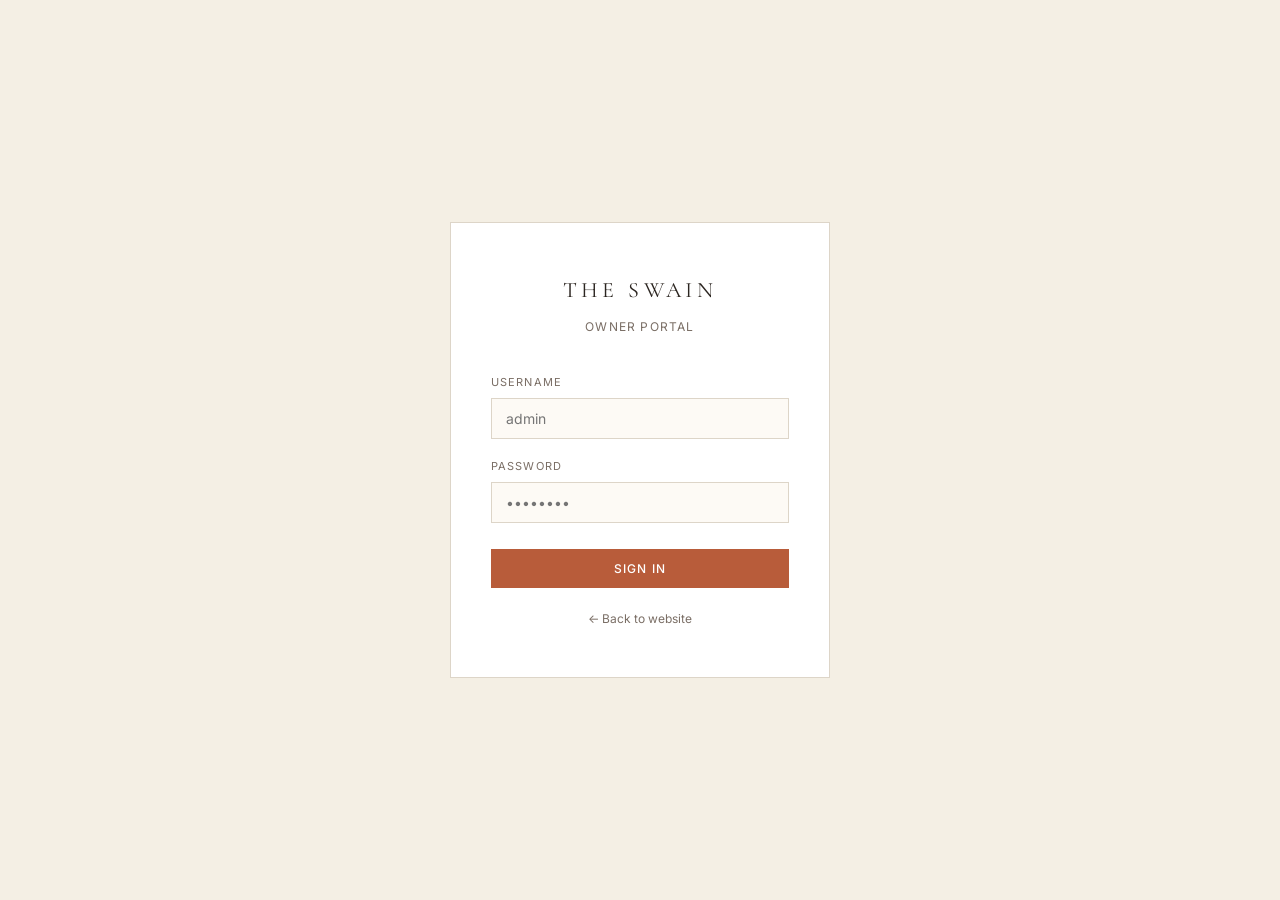
<file: docs/admin-login.html>
<!DOCTYPE html>
<html lang="en">
<head>
  <meta charset="UTF-8" />
  <meta name="viewport" content="width=device-width, initial-scale=1.0" />
  <title>Owner Login — The Swain</title>
  <link rel="preconnect" href="https://fonts.googleapis.com" />
  <link rel="preconnect" href="https://fonts.gstatic.com" crossorigin />
  <link href="https://fonts.googleapis.com/css2?family=Cormorant+Garamond:ital,wght@0,300;0,400&family=Inter:wght@300;400;500&display=swap" rel="stylesheet" />
  <link rel="stylesheet" href="admin.css" />
  <style>
    body { background: var(--cream); display: flex; align-items: center; justify-content: center; min-height: 100vh; }
    .login-card {
      background: #fff;
      border: 1px solid var(--border);
      padding: 48px 40px;
      width: 100%;
      max-width: 380px;
    }
    .login-card__logo {
      font-family: var(--font-serif);
      font-size: 22px;
      letter-spacing: 0.2em;
      color: var(--charcoal);
      text-align: center;
      margin-bottom: 6px;
    }
    .login-card__sub {
      text-align: center;
      font-size: 12px;
      letter-spacing: 0.1em;
      text-transform: uppercase;
      color: var(--stone);
      margin-bottom: 36px;
    }
    .form-group { margin-bottom: 18px; }
    .form-group label { display: block; font-size: 11px; letter-spacing: 0.1em; text-transform: uppercase; color: var(--stone); margin-bottom: 6px; }
    .form-group input {
      width: 100%;
      padding: 11px 14px;
      border: 1px solid var(--border);
      font-family: var(--font-sans);
      font-size: 14px;
      color: var(--charcoal);
      outline: none;
      background: var(--warm-white);
      transition: border-color 0.2s;
    }
    .form-group input:focus { border-color: var(--terracotta); }
    .login-btn {
      width: 100%;
      padding: 12px;
      background: var(--terracotta);
      color: #fff;
      font-family: var(--font-sans);
      font-size: 12px;
      font-weight: 500;
      letter-spacing: 0.1em;
      text-transform: uppercase;
      border: none;
      cursor: pointer;
      margin-top: 8px;
    }
    .login-btn:hover { background: var(--terracotta-light); }
    .back-link { display: block; text-align: center; margin-top: 20px; font-size: 12px; color: var(--stone); }
    .back-link:hover { color: var(--terracotta); }
  </style>
</head>
<body>
  <div class="login-card">
    <div class="login-card__logo">THE SWAIN</div>
    <div class="login-card__sub">Owner Portal</div>

    <form action="admin-dashboard.html">
      <div class="form-group">
        <label>Username</label>
        <input type="text" placeholder="admin" />
      </div>
      <div class="form-group">
        <label>Password</label>
        <input type="password" placeholder="••••••••" />
      </div>
      <button class="login-btn" type="submit">Sign In</button>
    </form>

    <a class="back-link" href="index.html">← Back to website</a>
  </div>
</body>
</html>
</file>
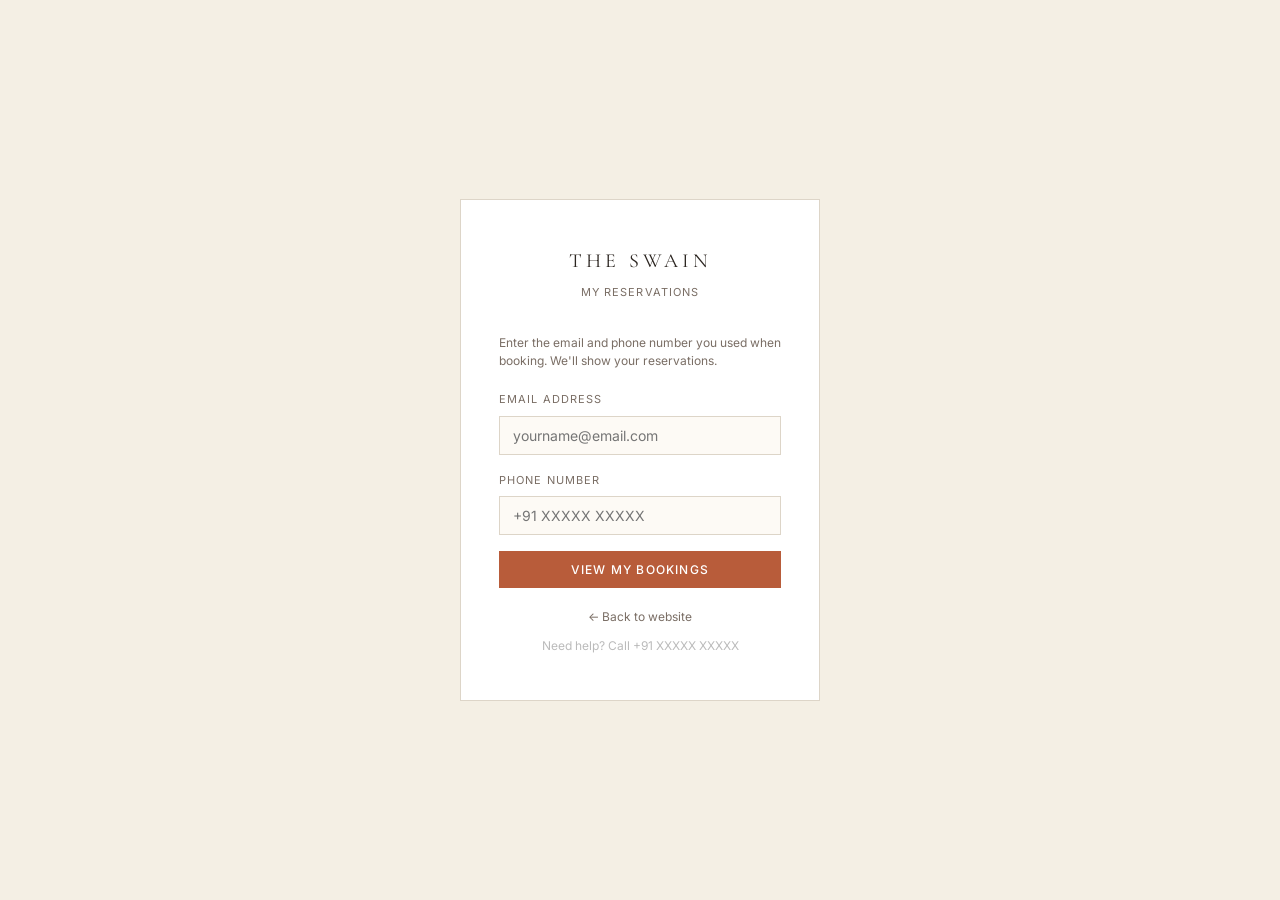
<file: docs/guest-login.html>
<!DOCTYPE html>
<html lang="en">
<head>
  <meta charset="UTF-8" />
  <meta name="viewport" content="width=device-width, initial-scale=1.0" />
  <title>Guest Login — The Swain</title>
  <link rel="preconnect" href="https://fonts.googleapis.com" />
  <link rel="preconnect" href="https://fonts.gstatic.com" crossorigin />
  <link href="https://fonts.googleapis.com/css2?family=Cormorant+Garamond:wght@300;400&family=Inter:wght@300;400;500&display=swap" rel="stylesheet" />
  <link rel="stylesheet" href="admin.css" />
  <style>
    body { background: var(--cream); display: flex; flex-direction: column; align-items: center; justify-content: center; min-height: 100vh; gap: 16px; }
    .login-card {
      background: #fff;
      border: 1px solid var(--border);
      padding: 44px 38px;
      width: 100%;
      max-width: 360px;
    }
    .login-card__logo { font-family: var(--font-serif); font-size: 20px; letter-spacing: 0.2em; color: var(--charcoal); text-align: center; margin-bottom: 4px; }
    .login-card__sub { text-align: center; font-size: 11px; letter-spacing: 0.1em; text-transform: uppercase; color: var(--stone); margin-bottom: 32px; }
    .form-group { margin-bottom: 16px; }
    .form-group label { display: block; font-size: 11px; letter-spacing: 0.1em; text-transform: uppercase; color: var(--stone); margin-bottom: 6px; }
    .form-group input {
      width: 100%; padding: 10px 13px;
      border: 1px solid var(--border);
      font-family: var(--font-sans); font-size: 14px; color: var(--charcoal);
      outline: none; background: var(--warm-white); transition: border-color 0.2s;
    }
    .form-group input:focus { border-color: var(--terracotta); }
    .form-hint { font-size: 12px; color: var(--stone); margin-bottom: 20px; line-height: 1.5; }
    .login-btn {
      width: 100%; padding: 11px;
      background: var(--terracotta); color: #fff;
      font-family: var(--font-sans); font-size: 12px; font-weight: 500;
      letter-spacing: 0.1em; text-transform: uppercase; border: none; cursor: pointer;
    }
    .login-btn:hover { background: var(--terracotta-light); }
    .links { text-align: center; margin-top: 18px; font-size: 12px; color: var(--stone); display: flex; flex-direction: column; gap: 8px; }
    .links a { color: var(--stone); }
    .links a:hover { color: var(--terracotta); }
  </style>
</head>
<body>
  <div class="login-card">
    <div class="login-card__logo">THE SWAIN</div>
    <div class="login-card__sub">My Reservations</div>

    <p class="form-hint">Enter the email and phone number you used when booking. We'll show your reservations.</p>

    <form action="guest-reservations.html">
      <div class="form-group">
        <label>Email address</label>
        <input type="email" placeholder="yourname@email.com" />
      </div>
      <div class="form-group">
        <label>Phone number</label>
        <input type="tel" placeholder="+91 XXXXX XXXXX" />
      </div>
      <button class="login-btn" type="submit">View My Bookings</button>
    </form>

    <div class="links">
      <a href="index.html">← Back to website</a>
      <a href="#" style="color:#bbb">Need help? Call +91 XXXXX XXXXX</a>
    </div>
  </div>
</body>
</html>
</file>
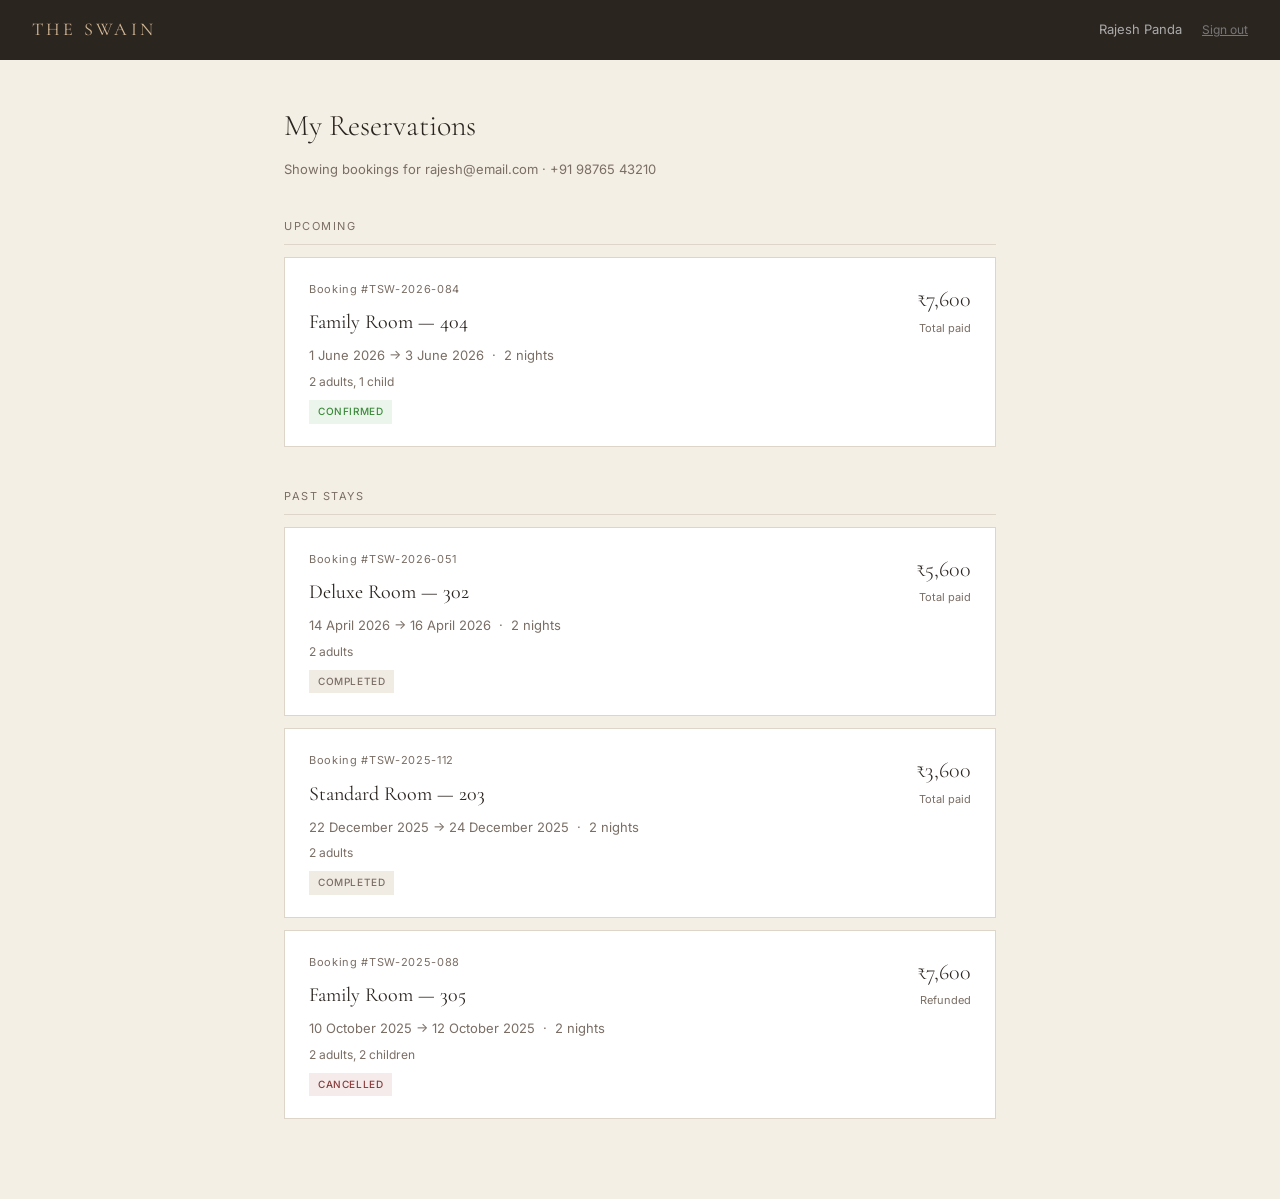
<file: docs/guest-reservations.html>
<!DOCTYPE html>
<html lang="en">
<head>
  <meta charset="UTF-8" />
  <meta name="viewport" content="width=device-width, initial-scale=1.0" />
  <title>My Reservations — The Swain</title>
  <link rel="preconnect" href="https://fonts.googleapis.com" />
  <link rel="preconnect" href="https://fonts.gstatic.com" crossorigin />
  <link href="https://fonts.googleapis.com/css2?family=Cormorant+Garamond:wght@300;400&family=Inter:wght@300;400;500&display=swap" rel="stylesheet" />
  <link rel="stylesheet" href="admin.css" />
  <style>
    body { background: var(--cream); min-height: 100vh; }

    .top-bar {
      background: var(--charcoal);
      padding: 14px 32px;
      display: flex;
      align-items: center;
      justify-content: space-between;
    }
    .top-bar__logo { font-family: var(--font-serif); font-size: 18px; letter-spacing: 0.18em; color: var(--sand); }
    .top-bar__right { display: flex; gap: 20px; align-items: center; }
    .top-bar__name { font-size: 13px; color: #aaa; }
    .top-bar__logout { font-size: 12px; color: #777; text-decoration: underline; cursor: pointer; }
    .top-bar__logout:hover { color: var(--sand); }

    .page { max-width: 760px; margin: 0 auto; padding: 40px 24px; }

    .page-title { font-family: var(--font-serif); font-size: 30px; font-weight: 300; margin-bottom: 6px; }
    .page-sub { font-size: 13px; color: var(--stone); margin-bottom: 36px; }

    .section-label {
      font-size: 11px;
      letter-spacing: 0.14em;
      text-transform: uppercase;
      color: var(--stone);
      margin-bottom: 12px;
      padding-bottom: 8px;
      border-bottom: 1px solid var(--border);
    }

    .booking-card {
      background: #fff;
      border: 1px solid var(--border);
      padding: 22px 24px;
      margin-bottom: 12px;
      display: grid;
      grid-template-columns: 1fr auto;
      gap: 12px;
      align-items: start;
    }
    .booking-card__ref { font-size: 11px; color: var(--stone); letter-spacing: 0.06em; margin-bottom: 6px; }
    .booking-card__room { font-family: var(--font-serif); font-size: 20px; font-weight: 400; margin-bottom: 4px; }
    .booking-card__dates { font-size: 13px; color: var(--stone); }
    .booking-card__guests { font-size: 12px; color: var(--stone); margin-top: 4px; }
    .booking-card__right { text-align: right; }
    .booking-card__amount { font-family: var(--font-serif); font-size: 22px; font-weight: 300; color: var(--charcoal); }
    .booking-card__amount-label { font-size: 11px; color: var(--stone); }

    .badge {
      display: inline-block;
      padding: 3px 9px;
      font-size: 10px;
      font-weight: 500;
      letter-spacing: 0.06em;
      text-transform: uppercase;
      margin-top: 8px;
    }
    .badge--upcoming  { background: #EBF5EB; color: #3A8A3A; }
    .badge--cancelled { background: #F5EBEB; color: #8A3A3A; }
    .badge--completed { background: #F0EBE3; color: var(--stone); }

    .section-block { margin-bottom: 40px; }

    .empty { font-size: 13px; color: #bbb; padding: 20px 0; }
  </style>
</head>
<body>

  <div class="top-bar">
    <div class="top-bar__logo">THE SWAIN</div>
    <div class="top-bar__right">
      <span class="top-bar__name">Rajesh Panda</span>
      <a class="top-bar__logout" href="guest-login.html">Sign out</a>
    </div>
  </div>

  <div class="page">
    <div class="page-title">My Reservations</div>
    <div class="page-sub">Showing bookings for rajesh@email.com · +91 98765 43210</div>

    <!-- UPCOMING -->
    <div class="section-block">
      <div class="section-label">Upcoming</div>

      <div class="booking-card">
        <div>
          <div class="booking-card__ref">Booking #TSW-2026-084</div>
          <div class="booking-card__room">Family Room — 404</div>
          <div class="booking-card__dates">1 June 2026 → 3 June 2026 &nbsp;·&nbsp; 2 nights</div>
          <div class="booking-card__guests">2 adults, 1 child</div>
          <span class="badge badge--upcoming">Confirmed</span>
        </div>
        <div class="booking-card__right">
          <div class="booking-card__amount">₹7,600</div>
          <div class="booking-card__amount-label">Total paid</div>
        </div>
      </div>

    </div>

    <!-- PAST -->
    <div class="section-block">
      <div class="section-label">Past Stays</div>

      <div class="booking-card">
        <div>
          <div class="booking-card__ref">Booking #TSW-2026-051</div>
          <div class="booking-card__room">Deluxe Room — 302</div>
          <div class="booking-card__dates">14 April 2026 → 16 April 2026 &nbsp;·&nbsp; 2 nights</div>
          <div class="booking-card__guests">2 adults</div>
          <span class="badge badge--completed">Completed</span>
        </div>
        <div class="booking-card__right">
          <div class="booking-card__amount">₹5,600</div>
          <div class="booking-card__amount-label">Total paid</div>
        </div>
      </div>

      <div class="booking-card">
        <div>
          <div class="booking-card__ref">Booking #TSW-2025-112</div>
          <div class="booking-card__room">Standard Room — 203</div>
          <div class="booking-card__dates">22 December 2025 → 24 December 2025 &nbsp;·&nbsp; 2 nights</div>
          <div class="booking-card__guests">2 adults</div>
          <span class="badge badge--completed">Completed</span>
        </div>
        <div class="booking-card__right">
          <div class="booking-card__amount">₹3,600</div>
          <div class="booking-card__amount-label">Total paid</div>
        </div>
      </div>

      <div class="booking-card">
        <div>
          <div class="booking-card__ref">Booking #TSW-2025-088</div>
          <div class="booking-card__room">Family Room — 305</div>
          <div class="booking-card__dates">10 October 2025 → 12 October 2025 &nbsp;·&nbsp; 2 nights</div>
          <div class="booking-card__guests">2 adults, 2 children</div>
          <span class="badge badge--cancelled">Cancelled</span>
        </div>
        <div class="booking-card__right">
          <div class="booking-card__amount">₹7,600</div>
          <div class="booking-card__amount-label">Refunded</div>
        </div>
      </div>

    </div>
  </div>

</body>
</html>
</file>
<file: docs/style.css>
/* ── TOKENS ──────────────────────────────────────────── */
:root {
  --cream:       #F4EFE4;
  --warm-white:  #FDFAF5;
  --off-white:   #F8F4EC;
  --charcoal:    #2B2520;
  --brown:       #5C4A38;
  --stone:       #7A6E65;
  --terracotta:  #B85C3A;
  --terracotta-light: #CC7A5A;
  --sand:        #D4B896;
  --border:      #DDD5C8;
  --font-serif:  'Cormorant Garamond', Georgia, serif;
  --font-sans:   'Inter', system-ui, sans-serif;
}

/* ── RESET ───────────────────────────────────────────── */
*, *::before, *::after { box-sizing: border-box; margin: 0; padding: 0; }
html { scroll-behavior: smooth; }
body {
  background: var(--warm-white);
  color: var(--charcoal);
  font-family: var(--font-sans);
  font-size: 15px;
  line-height: 1.75;
}
a { text-decoration: none; color: inherit; }
ul { list-style: none; }

/* ── CONTAINER ───────────────────────────────────────── */
.container {
  max-width: 1100px;
  margin: 0 auto;
  padding: 0 24px;
}

/* ── BUTTONS ─────────────────────────────────────────── */
.btn {
  display: inline-block;
  padding: 11px 26px;
  font-family: var(--font-sans);
  font-size: 12px;
  font-weight: 500;
  letter-spacing: 0.09em;
  text-transform: uppercase;
  cursor: pointer;
  transition: all 0.2s ease;
  border: none;
}
.btn--primary { background: var(--terracotta); color: #fff; }
.btn--primary:hover { background: var(--terracotta-light); }
.btn--outline { background: transparent; border: 1px solid var(--terracotta); color: var(--terracotta); }
.btn--outline:hover { background: var(--terracotta); color: #fff; }
.btn--sm { padding: 8px 16px; font-size: 11px; }

/* ── NAV ─────────────────────────────────────────────── */
.nav {
  position: fixed;
  top: 0; left: 0; right: 0;
  z-index: 100;
  display: flex;
  align-items: center;
  justify-content: space-between;
  padding: 18px 36px;
  background: rgba(43, 37, 32, 0.92);
  backdrop-filter: blur(6px);
  border-bottom: 1px solid rgba(212, 184, 150, 0.15);
}
.nav__logo {
  font-family: var(--font-serif);
  font-size: 20px;
  font-weight: 400;
  letter-spacing: 0.22em;
  color: var(--sand);
}
.nav__links { display: flex; gap: 32px; }
.nav__links a {
  color: #bbb;
  font-size: 12px;
  letter-spacing: 0.08em;
  text-transform: uppercase;
  transition: color 0.2s;
}
.nav__links a:hover { color: var(--sand); }

/* ── HERO ─────────────────────────────────────────────── */
.hero {
  position: relative;
  height: 88vh;
  min-height: 560px;
  background: url('https://images.unsplash.com/photo-1590490360182-c33d57733427?w=1400&q=80') center/cover no-repeat;
  display: flex;
  align-items: flex-end;
  padding-bottom: 80px;
}
.hero__overlay {
  position: absolute;
  inset: 0;
  background: linear-gradient(
    120deg,
    rgba(43,37,32,0.78) 0%,
    rgba(43,37,32,0.3) 55%,
    rgba(43,37,32,0.1) 100%
  );
}
.hero__content {
  position: relative;
  z-index: 1;
  color: #fff;
  padding-left: 64px;
  max-width: 520px;
}
.hero__tagline {
  font-size: 11px;
  letter-spacing: 0.28em;
  text-transform: uppercase;
  color: var(--sand);
  margin-bottom: 14px;
  display: flex;
  align-items: center;
  gap: 10px;
}
.hero__tagline::before {
  content: '';
  display: inline-block;
  width: 30px;
  height: 1px;
  background: var(--sand);
}
.hero__title {
  font-family: var(--font-serif);
  font-size: clamp(42px, 6vw, 68px);
  font-weight: 300;
  line-height: 1.1;
  margin-bottom: 16px;
}
.hero__title em { font-style: italic; color: var(--sand); }
.hero__sub {
  font-size: 14px;
  color: rgba(255,255,255,0.7);
  margin-bottom: 30px;
}

/* ── INTRO STRIP ─────────────────────────────────────── */
.intro {
  background: var(--charcoal);
  padding: 36px 0;
  border-top: 3px solid var(--terracotta);
}
.intro__grid { display: flex; align-items: center; justify-content: center; }
.intro__stat { flex: 1; text-align: center; color: #fff; }
.intro__stat span {
  display: block;
  font-family: var(--font-serif);
  font-size: 34px;
  font-weight: 300;
  color: var(--sand);
}
.intro__stat p {
  font-size: 11px;
  letter-spacing: 0.14em;
  text-transform: uppercase;
  color: #888;
  margin-top: 4px;
}
.intro__divider { width: 1px; height: 40px; background: #3a3530; }

/* ── SECTION HEADER ──────────────────────────────────── */
.section-header { text-align: center; margin-bottom: 52px; }
.section-header__eyebrow {
  font-size: 11px;
  letter-spacing: 0.22em;
  text-transform: uppercase;
  color: var(--terracotta);
  margin-bottom: 10px;
}
.section-header__title {
  font-family: var(--font-serif);
  font-size: clamp(28px, 4vw, 42px);
  font-weight: 300;
  margin-bottom: 10px;
}
.section-header__sub { font-size: 14px; color: var(--stone); max-width: 440px; margin: 0 auto; }

/* ── ROOMS ───────────────────────────────────────────── */
.rooms { padding: 88px 0; background: var(--warm-white); }
.rooms__grid { display: grid; grid-template-columns: repeat(3, 1fr); gap: 22px; }
.room-card {
  border: 1px solid var(--border);
  background: #fff;
  overflow: hidden;
  position: relative;
  transition: box-shadow 0.3s;
}
.room-card:hover { box-shadow: 0 6px 22px rgba(0,0,0,0.08); }
.room-card__img { height: 195px; background-size: cover; background-position: center; }
.room-card__img--standard { background-image: url('https://images.unsplash.com/photo-1540518614846-7eded433c457?w=700&q=80'); }
.room-card__img--deluxe   { background-image: url('https://images.unsplash.com/photo-1512918728675-ed5a9ecdebfd?w=700&q=80'); }
.room-card__img--family   { background-image: url('https://images.unsplash.com/photo-1566195992011-5f6b21e539aa?w=700&q=80'); }
.room-card__badge {
  position: absolute;
  top: 12px; left: 12px;
  background: var(--terracotta);
  color: #fff;
  font-size: 10px;
  font-weight: 500;
  letter-spacing: 0.08em;
  text-transform: uppercase;
  padding: 3px 9px;
}
.room-card__body { padding: 18px 20px 22px; display: flex; flex-direction: column; gap: 6px; }
.room-card__body h3 { font-family: var(--font-serif); font-size: 20px; font-weight: 400; }
.room-card__body p { font-size: 12px; color: var(--stone); }
.room-card__price { font-size: 13px; font-weight: 500; color: var(--terracotta); margin-top: 2px; }

/* ── AMENITIES ───────────────────────────────────────── */
.amenities { padding: 88px 0; background: var(--cream); }
.amenities__grid { display: grid; grid-template-columns: repeat(3, 1fr); gap: 32px 24px; }
.amenity { display: flex; gap: 14px; align-items: flex-start; }
.amenity__icon { font-size: 9px; color: var(--terracotta); margin-top: 7px; flex-shrink: 0; }
.amenity h4 { font-family: var(--font-serif); font-size: 17px; font-weight: 400; margin-bottom: 3px; }
.amenity p { font-size: 13px; color: var(--stone); }

/* ── ABOUT ───────────────────────────────────────────── */
.about { padding: 88px 0; background: var(--warm-white); }
.about__grid { display: grid; grid-template-columns: 1fr 1fr; gap: 60px; align-items: center; }
.about__img-wrap { }
.about__img {
  height: 420px;
  background-image: url('https://images.unsplash.com/photo-1611892440504-42a792e24d32?w=700&q=80');
  background-size: cover;
  background-position: center;
}
.about__text h2 {
  font-family: var(--font-serif);
  font-size: clamp(24px, 3vw, 36px);
  font-weight: 300;
  line-height: 1.25;
  margin: 12px 0 18px;
}
.about__text p { color: var(--stone); margin-bottom: 12px; font-size: 14px; }
.about__highlights { margin-top: 26px; display: flex; flex-direction: column; gap: 12px; }
.about__highlight {
  display: flex;
  flex-direction: column;
  gap: 2px;
  padding-left: 12px;
  border-left: 2px solid var(--terracotta);
}
.about__highlight strong {
  font-size: 11px;
  letter-spacing: 0.07em;
  text-transform: uppercase;
  color: var(--terracotta);
}
.about__highlight span { font-size: 13px; color: var(--stone); }

/* ── NEARBY ──────────────────────────────────────────── */
.nearby {
  padding: 72px 0;
  background: var(--off-white);
  border-top: 1px solid var(--border);
}
.nearby__grid { display: grid; grid-template-columns: repeat(4, 1fr); gap: 16px; }
.nearby__item { padding: 22px 18px; background: #fff; border: 1px solid var(--border); }
.nearby__item h4 { font-family: var(--font-serif); font-size: 17px; font-weight: 400; margin-bottom: 6px; }
.nearby__item p { font-size: 12px; color: var(--stone); }

/* ── BOOKING ─────────────────────────────────────────── */
.book { padding: 88px 0; background: var(--charcoal); color: #fff; text-align: center; }
.book__inner h2 { font-family: var(--font-serif); font-size: 36px; font-weight: 300; margin-bottom: 10px; }
.book__inner > p { color: #888; margin-bottom: 32px; font-size: 14px; }
.book__form { display: flex; flex-wrap: wrap; gap: 10px; justify-content: center; align-items: center; }
.book__form input,
.book__form select {
  padding: 11px 14px;
  background: #3a3530;
  border: 1px solid #4a4540;
  color: #fff;
  font-family: var(--font-sans);
  font-size: 14px;
  min-width: 148px;
  outline: none;
}
.book__or { margin-top: 20px; font-size: 13px; color: #777; }
.book__or strong { color: var(--sand); }

/* ── CONTACT ─────────────────────────────────────────── */
.contact {
  padding: 68px 0;
  background: var(--cream);
  border-top: 3px solid var(--terracotta);
}
.contact__grid { display: grid; grid-template-columns: repeat(3, 1fr); gap: 44px; }
.contact__grid h3 { font-family: var(--font-serif); font-size: 22px; font-weight: 400; margin-bottom: 10px; }
.contact__grid h4 { font-family: var(--font-serif); font-size: 16px; font-weight: 400; margin-bottom: 8px; color: var(--brown); }
.contact__grid p { font-size: 13px; color: var(--stone); margin-bottom: 4px; }

/* ── FOOTER ──────────────────────────────────────────── */
.footer {
  background: var(--charcoal);
  color: #4a4540;
  text-align: center;
  padding: 20px;
  font-size: 11px;
  letter-spacing: 0.07em;
}

/* ── RESPONSIVE ──────────────────────────────────────── */
@media (max-width: 900px) {
  .nav { padding: 14px 18px; }
  .nav__links { display: none; }
  .hero__content { padding-left: 24px; }
  .rooms__grid { grid-template-columns: 1fr; }
  .amenities__grid { grid-template-columns: repeat(2, 1fr); }
  .about__grid { grid-template-columns: 1fr; }
  .about__img { height: 260px; }
  .nearby__grid { grid-template-columns: repeat(2, 1fr); }
  .contact__grid { grid-template-columns: 1fr; gap: 24px; }
  .intro__grid { flex-direction: column; gap: 18px; }
  .intro__divider { display: none; }
}
</file>
<file: mockups/v1/style.css>
/* ── TOKENS ──────────────────────────────────────────── */
:root {
  --cream:      #F5F0E8;
  --warm-white: #FDFBF7;
  --charcoal:   #1C1C1C;
  --stone:      #6B6560;
  --gold:       #B8965A;
  --gold-light: #D4AD74;
  --border:     #E0D8CC;
  --font-serif: 'Cormorant Garamond', Georgia, serif;
  --font-sans:  'Inter', system-ui, sans-serif;
}

/* ── RESET ───────────────────────────────────────────── */
*, *::before, *::after { box-sizing: border-box; margin: 0; padding: 0; }
html { scroll-behavior: smooth; }
body {
  background: var(--warm-white);
  color: var(--charcoal);
  font-family: var(--font-sans);
  font-size: 15px;
  line-height: 1.7;
}
img { display: block; max-width: 100%; }
a { text-decoration: none; color: inherit; }
ul { list-style: none; }

/* ── CONTAINER ───────────────────────────────────────── */
.container {
  max-width: 1140px;
  margin: 0 auto;
  padding: 0 24px;
}

/* ── BUTTONS ─────────────────────────────────────────── */
.btn {
  display: inline-block;
  padding: 12px 28px;
  font-family: var(--font-sans);
  font-size: 13px;
  font-weight: 500;
  letter-spacing: 0.08em;
  text-transform: uppercase;
  cursor: pointer;
  transition: all 0.2s ease;
  border: none;
}
.btn--primary {
  background: var(--gold);
  color: #fff;
}
.btn--primary:hover { background: var(--gold-light); }

.btn--outline {
  background: transparent;
  border: 1px solid var(--gold);
  color: var(--gold);
}
.btn--outline:hover {
  background: var(--gold);
  color: #fff;
}
.btn--sm { padding: 8px 18px; font-size: 12px; }

/* ── NAV ─────────────────────────────────────────────── */
.nav {
  position: fixed;
  top: 0; left: 0; right: 0;
  z-index: 100;
  display: flex;
  align-items: center;
  justify-content: space-between;
  padding: 20px 40px;
  background: rgba(28, 28, 28, 0.85);
  backdrop-filter: blur(8px);
}
.nav__logo {
  font-family: var(--font-serif);
  font-size: 22px;
  font-weight: 400;
  letter-spacing: 0.2em;
  color: var(--gold);
}
.nav__links {
  display: flex;
  gap: 36px;
}
.nav__links a {
  color: #ccc;
  font-size: 13px;
  letter-spacing: 0.06em;
  text-transform: uppercase;
  transition: color 0.2s;
}
.nav__links a:hover { color: var(--gold); }

/* ── HERO ─────────────────────────────────────────────── */
.hero {
  position: relative;
  height: 100vh;
  min-height: 640px;
  background: url('https://images.unsplash.com/photo-1542314831-068cd1dbfeeb?w=1600&q=80') center/cover no-repeat;
  display: flex;
  align-items: center;
  justify-content: center;
  text-align: center;
}
.hero__overlay {
  position: absolute;
  inset: 0;
  background: linear-gradient(to bottom, rgba(0,0,0,0.55) 0%, rgba(0,0,0,0.35) 60%, rgba(0,0,0,0.6) 100%);
}
.hero__content {
  position: relative;
  z-index: 1;
  color: #fff;
}
.hero__tagline {
  font-size: 12px;
  letter-spacing: 0.25em;
  text-transform: uppercase;
  color: var(--gold-light);
  margin-bottom: 16px;
}
.hero__title {
  font-family: var(--font-serif);
  font-size: clamp(52px, 8vw, 88px);
  font-weight: 300;
  line-height: 1.1;
  margin-bottom: 20px;
}
.hero__title em { font-style: italic; color: var(--gold-light); }
.hero__sub {
  font-size: 15px;
  color: rgba(255,255,255,0.75);
  letter-spacing: 0.05em;
  margin-bottom: 36px;
}

/* ── INTRO STRIP ─────────────────────────────────────── */
.intro {
  background: var(--charcoal);
  padding: 40px 0;
}
.intro__grid {
  display: flex;
  align-items: center;
  justify-content: center;
  gap: 0;
}
.intro__stat {
  flex: 1;
  text-align: center;
  color: #fff;
}
.intro__stat span {
  display: block;
  font-family: var(--font-serif);
  font-size: 40px;
  font-weight: 300;
  color: var(--gold);
}
.intro__stat p {
  font-size: 12px;
  letter-spacing: 0.12em;
  text-transform: uppercase;
  color: #aaa;
  margin-top: 4px;
}
.intro__divider {
  width: 1px;
  height: 48px;
  background: #444;
}

/* ── SECTION HEADER ──────────────────────────────────── */
.section-header {
  text-align: center;
  margin-bottom: 56px;
}
.section-header__eyebrow {
  font-size: 11px;
  letter-spacing: 0.22em;
  text-transform: uppercase;
  color: var(--gold);
  margin-bottom: 10px;
}
.section-header__title {
  font-family: var(--font-serif);
  font-size: clamp(32px, 4vw, 48px);
  font-weight: 300;
}

/* ── ROOMS ───────────────────────────────────────────── */
.rooms {
  padding: 96px 0;
  background: var(--warm-white);
}
.rooms__grid {
  display: grid;
  grid-template-columns: repeat(3, 1fr);
  gap: 28px;
}
.room-card {
  border: 1px solid var(--border);
  overflow: hidden;
  transition: box-shadow 0.3s;
}
.room-card:hover { box-shadow: 0 8px 32px rgba(0,0,0,0.1); }
.room-card__img {
  height: 220px;
  background-size: cover;
  background-position: center;
}
.room-card__img--deluxe  { background-image: url('https://images.unsplash.com/photo-1631049307264-da0ec9d70304?w=800&q=80'); }
.room-card__img--premier { background-image: url('https://images.unsplash.com/photo-1618773928121-c32242e63f39?w=800&q=80'); }
.room-card__img--suite   { background-image: url('https://images.unsplash.com/photo-1591088398332-8a7791972843?w=800&q=80'); }

.room-card__body {
  padding: 24px;
  display: flex;
  flex-direction: column;
  gap: 8px;
}
.room-card__body h3 {
  font-family: var(--font-serif);
  font-size: 22px;
  font-weight: 400;
}
.room-card__body p {
  font-size: 13px;
  color: var(--stone);
}
.room-card__price {
  font-size: 13px;
  font-weight: 500;
  color: var(--gold);
  margin-top: 4px;
}

/* ── AMENITIES ───────────────────────────────────────── */
.amenities {
  padding: 96px 0;
  background: var(--cream);
}
.amenities__grid {
  display: grid;
  grid-template-columns: repeat(3, 1fr);
  gap: 40px 32px;
}
.amenity { text-align: center; }
.amenity__icon {
  font-size: 28px;
  color: var(--gold);
  margin-bottom: 14px;
}
.amenity h4 {
  font-family: var(--font-serif);
  font-size: 20px;
  font-weight: 400;
  margin-bottom: 6px;
}
.amenity p {
  font-size: 13px;
  color: var(--stone);
}

/* ── ABOUT ───────────────────────────────────────────── */
.about {
  padding: 96px 0;
  background: var(--warm-white);
}
.about__grid {
  display: grid;
  grid-template-columns: 1fr 1fr;
  gap: 72px;
  align-items: center;
}
.about__img {
  height: 480px;
  background: url('https://images.unsplash.com/photo-1584132967334-10e028bd69f7?w=800&q=80') center/cover;
}
.about__text h2 {
  font-family: var(--font-serif);
  font-size: clamp(28px, 3.5vw, 42px);
  font-weight: 300;
  line-height: 1.2;
  margin: 12px 0 24px;
}
.about__text p {
  color: var(--stone);
  margin-bottom: 16px;
}

/* ── BOOKING ─────────────────────────────────────────── */
.book {
  padding: 96px 0;
  background: var(--charcoal);
  color: #fff;
  text-align: center;
}
.book__inner h2 {
  font-family: var(--font-serif);
  font-size: 40px;
  font-weight: 300;
  margin-bottom: 12px;
}
.book__inner p {
  color: #aaa;
  margin-bottom: 40px;
}
.book__form {
  display: flex;
  flex-wrap: wrap;
  gap: 12px;
  justify-content: center;
  align-items: center;
}
.book__form input,
.book__form select {
  padding: 12px 16px;
  background: #2a2a2a;
  border: 1px solid #444;
  color: #fff;
  font-family: var(--font-sans);
  font-size: 14px;
  min-width: 160px;
  outline: none;
}
.book__form select option { background: #2a2a2a; }

/* ── CONTACT ─────────────────────────────────────────── */
.contact {
  padding: 80px 0;
  background: var(--cream);
}
.contact__grid {
  display: grid;
  grid-template-columns: repeat(3, 1fr);
  gap: 48px;
}
.contact__grid h3 {
  font-family: var(--font-serif);
  font-size: 26px;
  font-weight: 400;
  margin-bottom: 12px;
}
.contact__grid h4 {
  font-family: var(--font-serif);
  font-size: 18px;
  font-weight: 400;
  margin-bottom: 10px;
}
.contact__grid p {
  font-size: 14px;
  color: var(--stone);
  margin-bottom: 6px;
}

/* ── FOOTER ──────────────────────────────────────────── */
.footer {
  background: var(--charcoal);
  color: #666;
  text-align: center;
  padding: 24px;
  font-size: 12px;
  letter-spacing: 0.06em;
}

/* ── RESPONSIVE ──────────────────────────────────────── */
@media (max-width: 900px) {
  .nav { padding: 16px 20px; }
  .nav__links { display: none; }
  .rooms__grid { grid-template-columns: 1fr; }
  .amenities__grid { grid-template-columns: repeat(2, 1fr); }
  .about__grid { grid-template-columns: 1fr; }
  .about__img { height: 300px; }
  .contact__grid { grid-template-columns: 1fr; gap: 28px; }
  .intro__grid { flex-direction: column; gap: 24px; }
  .intro__divider { display: none; }
}
</file>
<file: docs/admin.css>
/* ── TOKENS ──────────────────────────────────────────── */
:root {
  --cream:       #F4EFE4;
  --warm-white:  #FDFAF5;
  --off-white:   #F8F4EC;
  --charcoal:    #2B2520;
  --brown:       #5C4A38;
  --stone:       #7A6E65;
  --terracotta:  #B85C3A;
  --terracotta-light: #CC7A5A;
  --sand:        #D4B896;
  --border:      #DDD5C8;
  --font-serif:  'Cormorant Garamond', Georgia, serif;
  --font-sans:   'Inter', system-ui, sans-serif;
}

/* ── RESET ───────────────────────────────────────────── */
*, *::before, *::after { box-sizing: border-box; margin: 0; padding: 0; }
html { scroll-behavior: smooth; }
body {
  background: var(--warm-white);
  color: var(--charcoal);
  font-family: var(--font-sans);
  font-size: 15px;
  line-height: 1.75;
}
a { text-decoration: none; color: inherit; }
ul { list-style: none; }

/* ── CONTAINER ───────────────────────────────────────── */
.container {
  max-width: 1100px;
  margin: 0 auto;
  padding: 0 24px;
}

/* ── BUTTONS ─────────────────────────────────────────── */
.btn {
  display: inline-block;
  padding: 11px 26px;
  font-family: var(--font-sans);
  font-size: 12px;
  font-weight: 500;
  letter-spacing: 0.09em;
  text-transform: uppercase;
  cursor: pointer;
  transition: all 0.2s ease;
  border: none;
}
.btn--primary { background: var(--terracotta); color: #fff; }
.btn--primary:hover { background: var(--terracotta-light); }
.btn--outline { background: transparent; border: 1px solid var(--terracotta); color: var(--terracotta); }
.btn--outline:hover { background: var(--terracotta); color: #fff; }
.btn--sm { padding: 8px 16px; font-size: 11px; }

/* ── NAV ─────────────────────────────────────────────── */
.nav {
  position: fixed;
  top: 0; left: 0; right: 0;
  z-index: 100;
  display: flex;
  align-items: center;
  justify-content: space-between;
  padding: 18px 36px;
  background: rgba(43, 37, 32, 0.92);
  backdrop-filter: blur(6px);
  border-bottom: 1px solid rgba(212, 184, 150, 0.15);
}
.nav__logo {
  font-family: var(--font-serif);
  font-size: 20px;
  font-weight: 400;
  letter-spacing: 0.22em;
  color: var(--sand);
}
.nav__links { display: flex; gap: 32px; }
.nav__links a {
  color: #bbb;
  font-size: 12px;
  letter-spacing: 0.08em;
  text-transform: uppercase;
  transition: color 0.2s;
}
.nav__links a:hover { color: var(--sand); }

/* ── HERO ─────────────────────────────────────────────── */
.hero {
  position: relative;
  height: 88vh;
  min-height: 560px;
  background: url('https://images.unsplash.com/photo-1590490360182-c33d57733427?w=1400&q=80') center/cover no-repeat;
  display: flex;
  align-items: flex-end;
  padding-bottom: 80px;
}
.hero__overlay {
  position: absolute;
  inset: 0;
  background: linear-gradient(
    120deg,
    rgba(43,37,32,0.78) 0%,
    rgba(43,37,32,0.3) 55%,
    rgba(43,37,32,0.1) 100%
  );
}
.hero__content {
  position: relative;
  z-index: 1;
  color: #fff;
  padding-left: 64px;
  max-width: 520px;
}
.hero__tagline {
  font-size: 11px;
  letter-spacing: 0.28em;
  text-transform: uppercase;
  color: var(--sand);
  margin-bottom: 14px;
  display: flex;
  align-items: center;
  gap: 10px;
}
.hero__tagline::before {
  content: '';
  display: inline-block;
  width: 30px;
  height: 1px;
  background: var(--sand);
}
.hero__title {
  font-family: var(--font-serif);
  font-size: clamp(42px, 6vw, 68px);
  font-weight: 300;
  line-height: 1.1;
  margin-bottom: 16px;
}
.hero__title em { font-style: italic; color: var(--sand); }
.hero__sub {
  font-size: 14px;
  color: rgba(255,255,255,0.7);
  margin-bottom: 30px;
}

/* ── INTRO STRIP ─────────────────────────────────────── */
.intro {
  background: var(--charcoal);
  padding: 36px 0;
  border-top: 3px solid var(--terracotta);
}
.intro__grid { display: flex; align-items: center; justify-content: center; }
.intro__stat { flex: 1; text-align: center; color: #fff; }
.intro__stat span {
  display: block;
  font-family: var(--font-serif);
  font-size: 34px;
  font-weight: 300;
  color: var(--sand);
}
.intro__stat p {
  font-size: 11px;
  letter-spacing: 0.14em;
  text-transform: uppercase;
  color: #888;
  margin-top: 4px;
}
.intro__divider { width: 1px; height: 40px; background: #3a3530; }

/* ── SECTION HEADER ──────────────────────────────────── */
.section-header { text-align: center; margin-bottom: 52px; }
.section-header__eyebrow {
  font-size: 11px;
  letter-spacing: 0.22em;
  text-transform: uppercase;
  color: var(--terracotta);
  margin-bottom: 10px;
}
.section-header__title {
  font-family: var(--font-serif);
  font-size: clamp(28px, 4vw, 42px);
  font-weight: 300;
  margin-bottom: 10px;
}
.section-header__sub { font-size: 14px; color: var(--stone); max-width: 440px; margin: 0 auto; }

/* ── ROOMS ───────────────────────────────────────────── */
.rooms { padding: 88px 0; background: var(--warm-white); }
.rooms__grid { display: grid; grid-template-columns: repeat(3, 1fr); gap: 22px; }
.room-card {
  border: 1px solid var(--border);
  background: #fff;
  overflow: hidden;
  position: relative;
  transition: box-shadow 0.3s;
}
.room-card:hover { box-shadow: 0 6px 22px rgba(0,0,0,0.08); }
.room-card__img { height: 195px; background-size: cover; background-position: center; }
.room-card__img--standard { background-image: url('https://images.unsplash.com/photo-1540518614846-7eded433c457?w=700&q=80'); }
.room-card__img--deluxe   { background-image: url('https://images.unsplash.com/photo-1512918728675-ed5a9ecdebfd?w=700&q=80'); }
.room-card__img--family   { background-image: url('https://images.unsplash.com/photo-1566195992011-5f6b21e539aa?w=700&q=80'); }
.room-card__badge {
  position: absolute;
  top: 12px; left: 12px;
  background: var(--terracotta);
  color: #fff;
  font-size: 10px;
  font-weight: 500;
  letter-spacing: 0.08em;
  text-transform: uppercase;
  padding: 3px 9px;
}
.room-card__body { padding: 18px 20px 22px; display: flex; flex-direction: column; gap: 6px; }
.room-card__body h3 { font-family: var(--font-serif); font-size: 20px; font-weight: 400; }
.room-card__body p { font-size: 12px; color: var(--stone); }
.room-card__price { font-size: 13px; font-weight: 500; color: var(--terracotta); margin-top: 2px; }

/* ── AMENITIES ───────────────────────────────────────── */
.amenities { padding: 88px 0; background: var(--cream); }
.amenities__grid { display: grid; grid-template-columns: repeat(3, 1fr); gap: 32px 24px; }
.amenity { display: flex; gap: 14px; align-items: flex-start; }
.amenity__icon { font-size: 9px; color: var(--terracotta); margin-top: 7px; flex-shrink: 0; }
.amenity h4 { font-family: var(--font-serif); font-size: 17px; font-weight: 400; margin-bottom: 3px; }
.amenity p { font-size: 13px; color: var(--stone); }

/* ── ABOUT ───────────────────────────────────────────── */
.about { padding: 88px 0; background: var(--warm-white); }
.about__grid { display: grid; grid-template-columns: 1fr 1fr; gap: 60px; align-items: center; }
.about__img {
  height: 420px;
  background: url('https://images.unsplash.com/photo-1551882547-ff40c63fe2f5?w=700&q=80') center/cover;
}
.about__text h2 {
  font-family: var(--font-serif);
  font-size: clamp(24px, 3vw, 36px);
  font-weight: 300;
  line-height: 1.25;
  margin: 12px 0 18px;
}
.about__text p { color: var(--stone); margin-bottom: 12px; font-size: 14px; }
.about__highlights { margin-top: 26px; display: flex; flex-direction: column; gap: 12px; }
.about__highlight {
  display: flex;
  flex-direction: column;
  gap: 2px;
  padding-left: 12px;
  border-left: 2px solid var(--terracotta);
}
.about__highlight strong {
  font-size: 11px;
  letter-spacing: 0.07em;
  text-transform: uppercase;
  color: var(--terracotta);
}
.about__highlight span { font-size: 13px; color: var(--stone); }

/* ── NEARBY ──────────────────────────────────────────── */
.nearby {
  padding: 72px 0;
  background: var(--off-white);
  border-top: 1px solid var(--border);
}
.nearby__grid { display: grid; grid-template-columns: repeat(4, 1fr); gap: 16px; }
.nearby__item { padding: 22px 18px; background: #fff; border: 1px solid var(--border); }
.nearby__item h4 { font-family: var(--font-serif); font-size: 17px; font-weight: 400; margin-bottom: 6px; }
.nearby__item p { font-size: 12px; color: var(--stone); }

/* ── BOOKING ─────────────────────────────────────────── */
.book { padding: 88px 0; background: var(--charcoal); color: #fff; text-align: center; }
.book__inner h2 { font-family: var(--font-serif); font-size: 36px; font-weight: 300; margin-bottom: 10px; }
.book__inner > p { color: #888; margin-bottom: 32px; font-size: 14px; }
.book__form { display: flex; flex-wrap: wrap; gap: 10px; justify-content: center; align-items: center; }
.book__form input,
.book__form select {
  padding: 11px 14px;
  background: #3a3530;
  border: 1px solid #4a4540;
  color: #fff;
  font-family: var(--font-sans);
  font-size: 14px;
  min-width: 148px;
  outline: none;
}
.book__or { margin-top: 20px; font-size: 13px; color: #777; }
.book__or strong { color: var(--sand); }

/* ── CONTACT ─────────────────────────────────────────── */
.contact {
  padding: 68px 0;
  background: var(--cream);
  border-top: 3px solid var(--terracotta);
}
.contact__grid { display: grid; grid-template-columns: repeat(3, 1fr); gap: 44px; }
.contact__grid h3 { font-family: var(--font-serif); font-size: 22px; font-weight: 400; margin-bottom: 10px; }
.contact__grid h4 { font-family: var(--font-serif); font-size: 16px; font-weight: 400; margin-bottom: 8px; color: var(--brown); }
.contact__grid p { font-size: 13px; color: var(--stone); margin-bottom: 4px; }

/* ── FOOTER ──────────────────────────────────────────── */
.footer {
  background: var(--charcoal);
  color: #4a4540;
  text-align: center;
  padding: 20px;
  font-size: 11px;
  letter-spacing: 0.07em;
}

/* ── RESPONSIVE ──────────────────────────────────────── */
@media (max-width: 900px) {
  .nav { padding: 14px 18px; }
  .nav__links { display: none; }
  .hero__content { padding-left: 24px; }
  .rooms__grid { grid-template-columns: 1fr; }
  .amenities__grid { grid-template-columns: repeat(2, 1fr); }
  .about__grid { grid-template-columns: 1fr; }
  .about__img { height: 260px; }
  .nearby__grid { grid-template-columns: repeat(2, 1fr); }
  .contact__grid { grid-template-columns: 1fr; gap: 24px; }
  .intro__grid { flex-direction: column; gap: 18px; }
  .intro__divider { display: none; }
}
</file>
